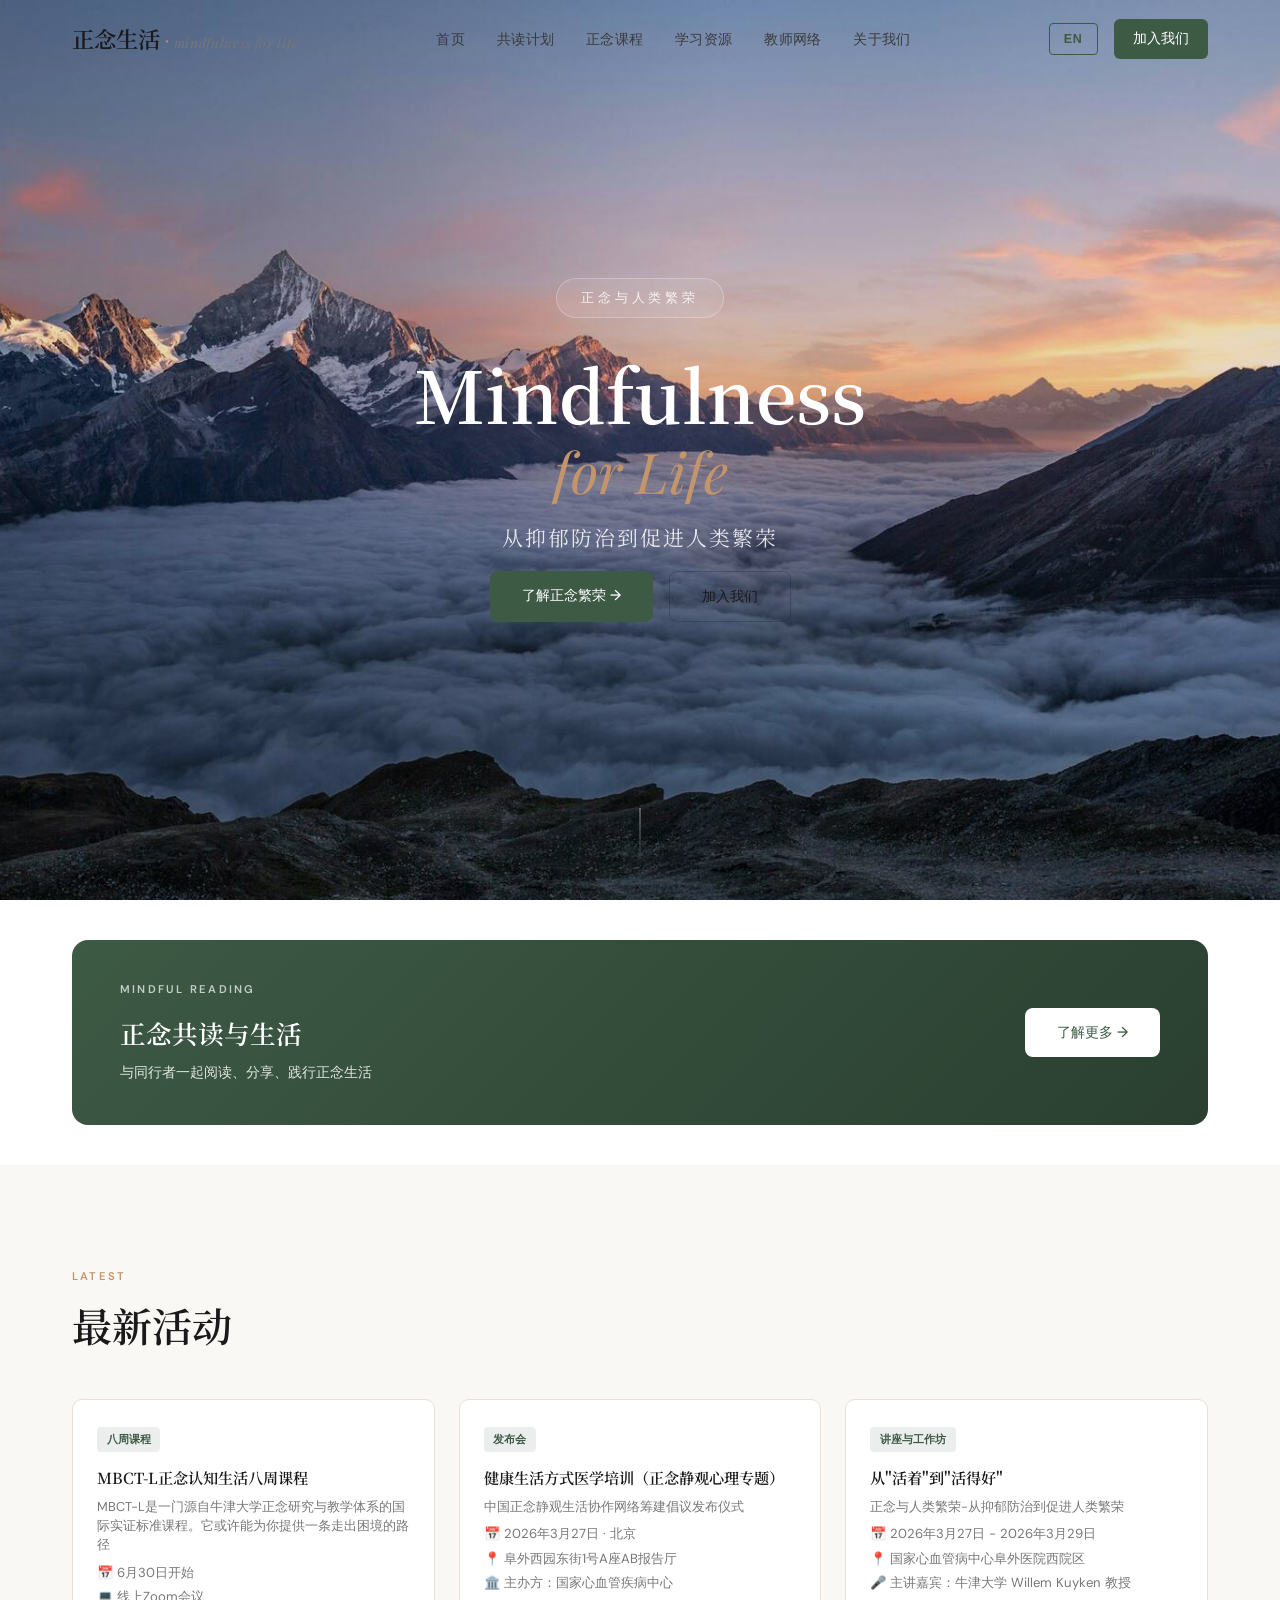
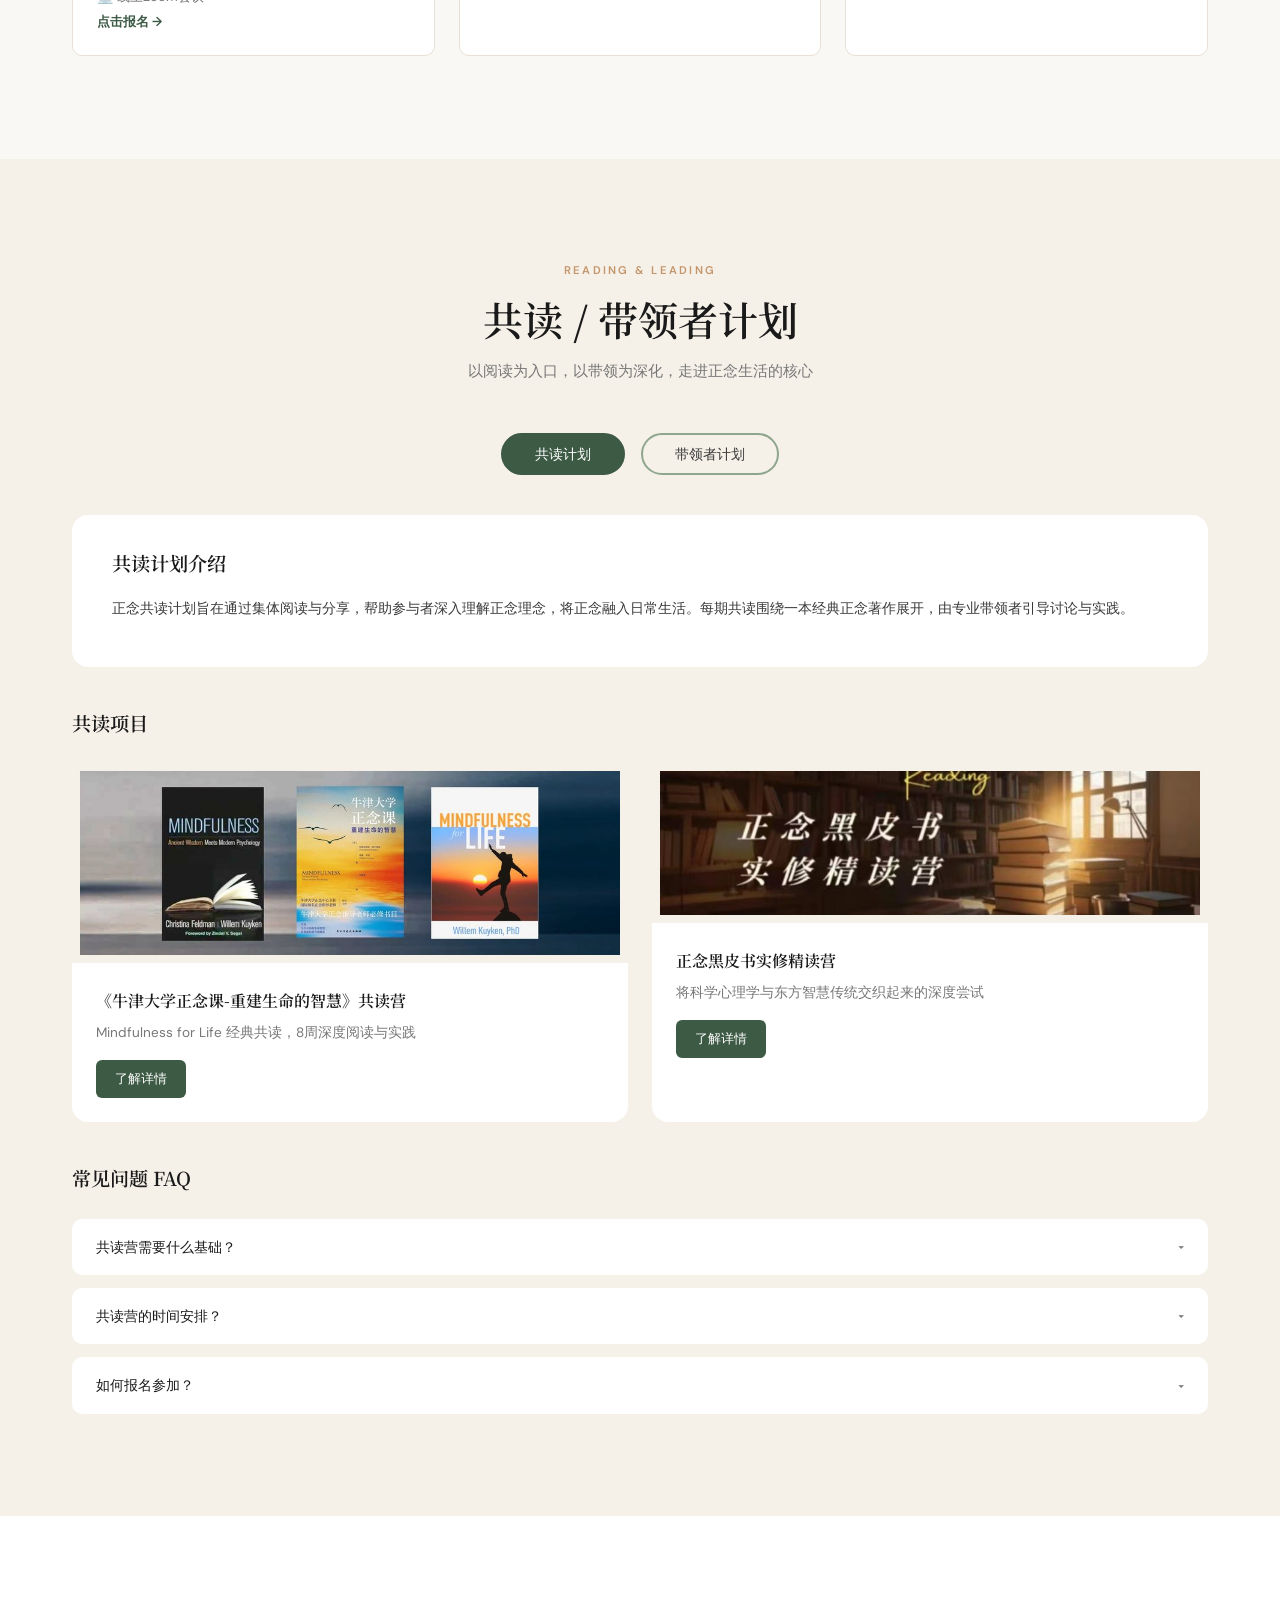
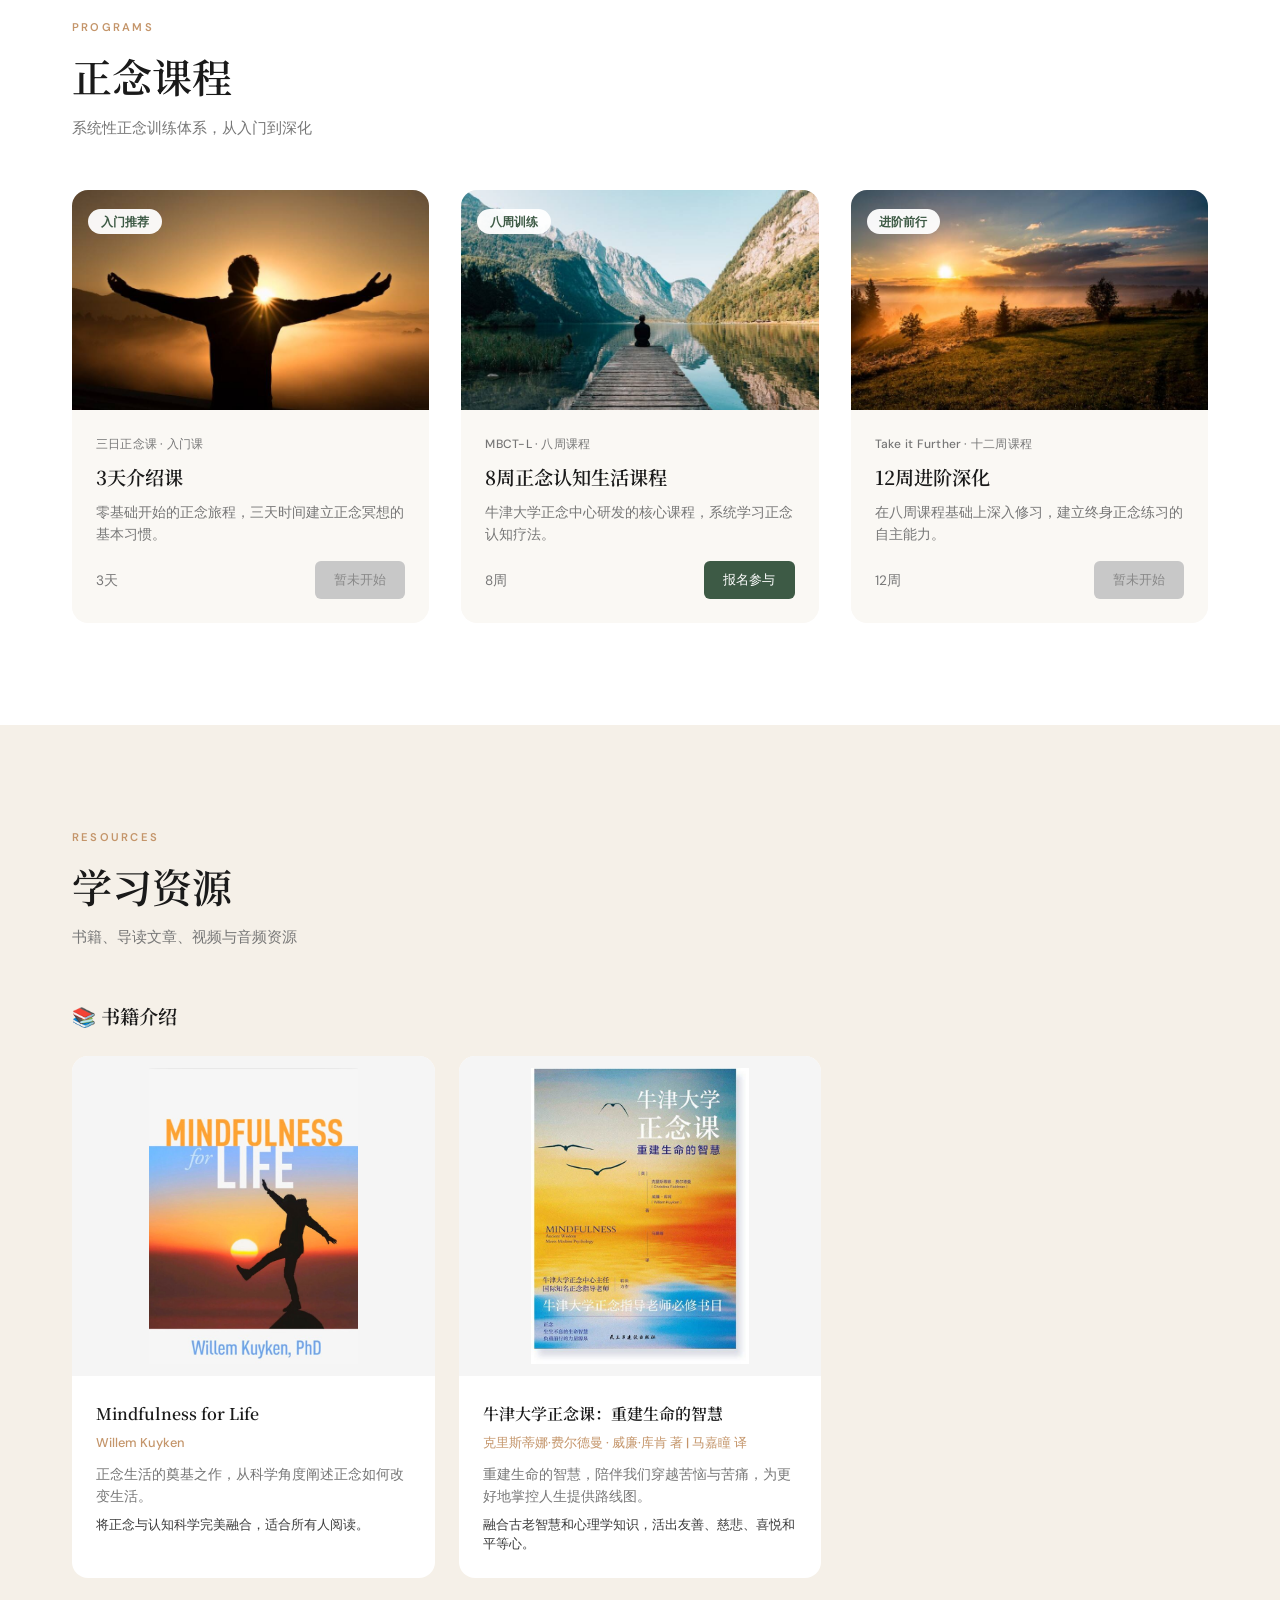
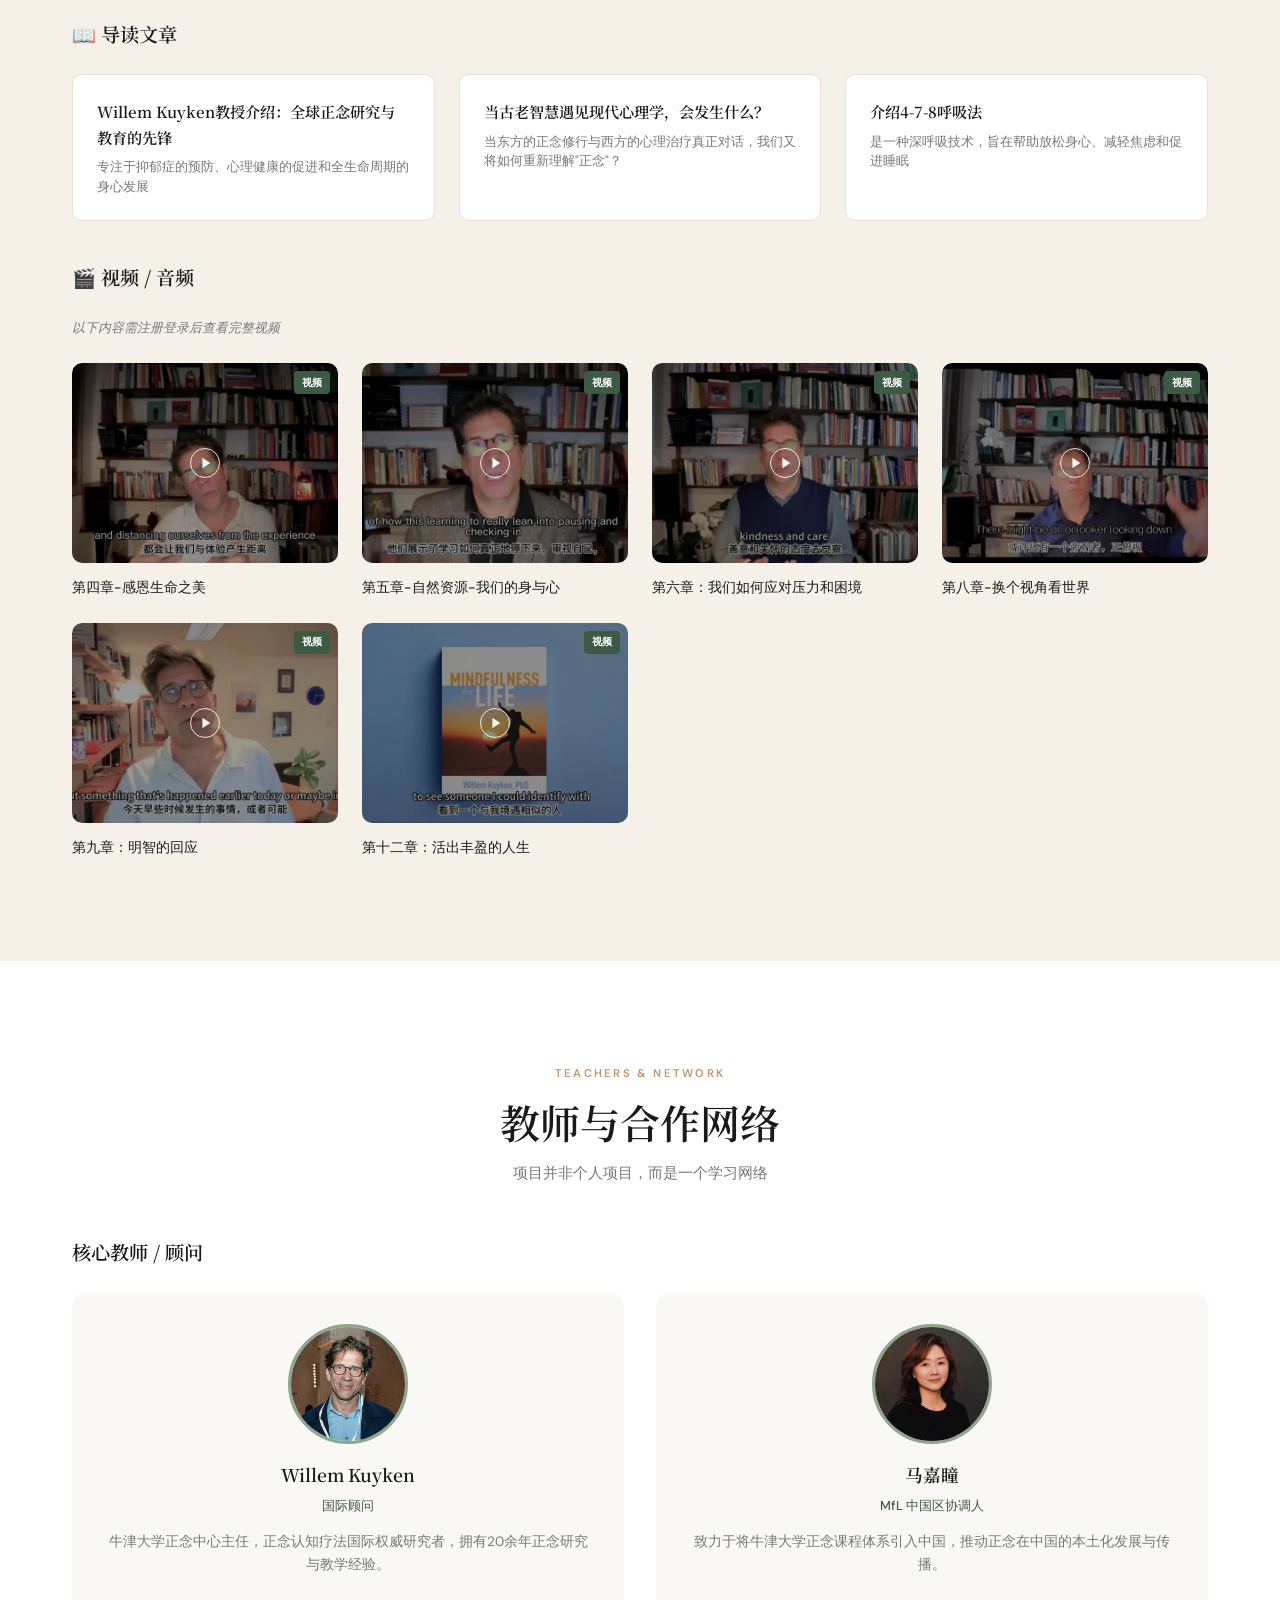
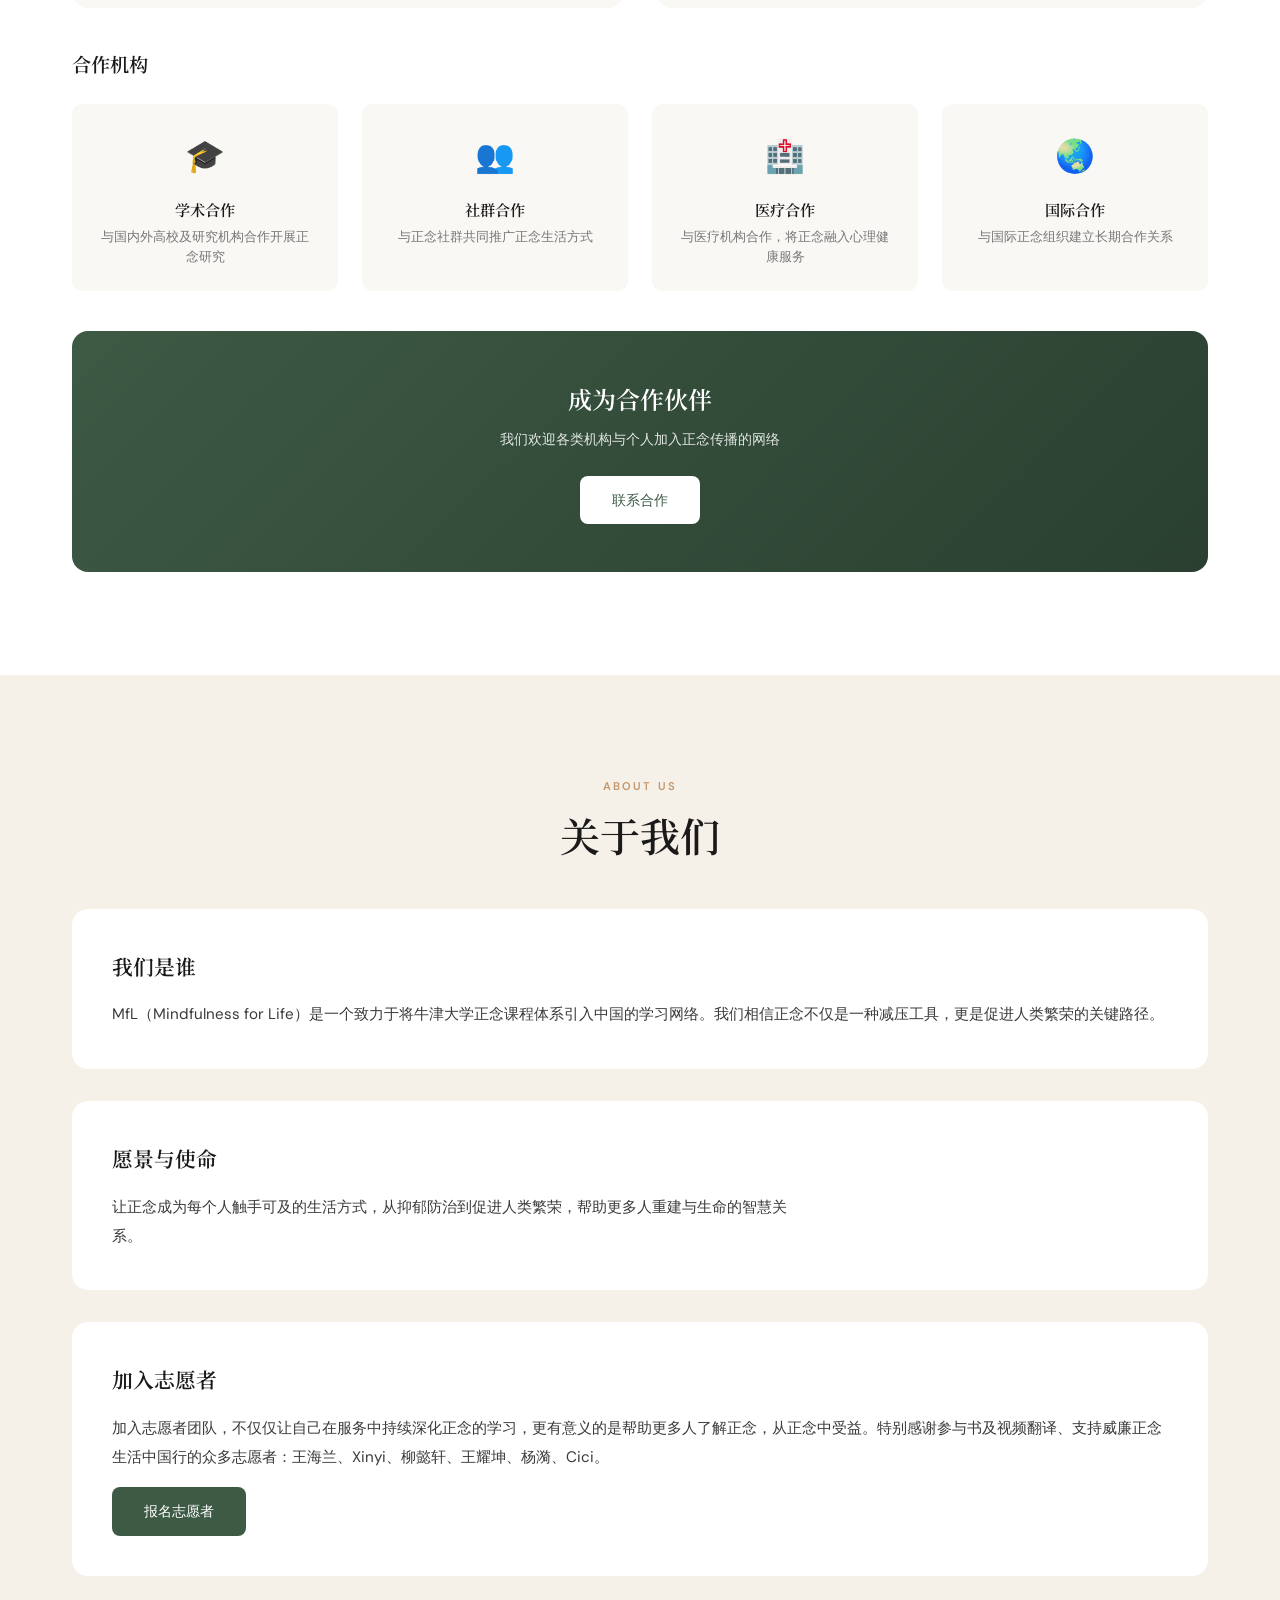
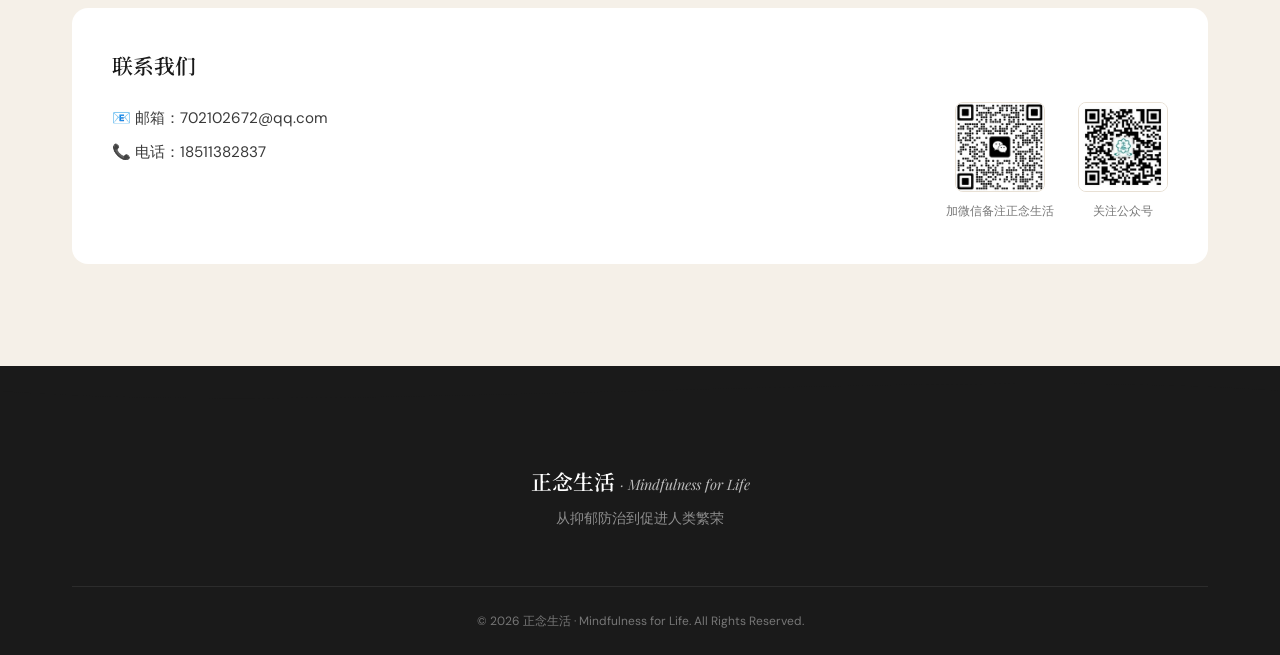
<file: index.html>
<!DOCTYPE html>
<html lang="zh-CN">
<head>
  <meta charset="UTF-8">
  <meta name="viewport" content="width=device-width, initial-scale=1.0">
  <title>正念生活 · Mindfulness for Life</title>
  <link rel="stylesheet" href="style.css">
  <link rel="stylesheet" href="lang-bar.css">
  <link href="https://fonts.font.im/css2?family=Playfair+Display:ital,wght@0,400;0,600;0,700;1,400&family=Noto+Serif+SC:wght@400;600;700&family=DM+Sans:wght@300;400;500;600&display=swap" rel="stylesheet">
</head>
<body>
<!-- Language Bar -->


<!-- 导航 -->
<nav class="nav" id="nav">
  <div class="nav-inner">
    <a href="#" class="nav-logo">
      <span class="logo-zh">正念生活</span>
      <span class="logo-dot">·</span>
      <span class="logo-en">mindfulness for life</span>
    </a>
    <ul class="nav-menu">
      <li><a href="#home" data-i18n="nav.home">首页</a></li>
      <li><a href="#reading" data-i18n="nav.reading">共读计划</a></li>
      <li><a href="#courses" data-i18n="nav.courses">正念课程</a></li>
      <li><a href="#resources" data-i18n="nav.resources">学习资源</a></li>
      <li><a href="#teachers" data-i18n="nav.teachers">教师网络</a></li>
      <li><a href="#about-us" data-i18n="nav.about">关于我们</a></li>
      <li class="nav-menu-join"><a href="https://wx0afe66d9a97fccd3.lrn.nineteenj.cn/kpv2p/6mwjw6/?#/homePage/form?relId=56946&relType=1&type=2&timestamp=1773465592" target="_blank" rel="noopener" data-i18n="nav.join">加入我们</a></li>
    </ul>
    <div class="nav-actions">
      <button id="langToggleBtn" class="lang-btn" onclick="toggleLang()">EN</button>
      <a href="https://wx0afe66d9a97fccd3.lrn.nineteenj.cn/kpv2p/6mwjw6/?#/homePage/form?relId=56946&relType=1&type=2&timestamp=1773465592" class="nav-cta" target="_blank" rel="noopener" data-i18n="nav.join">加入我们</a>
    </div>
    <button class="nav-toggle" id="navToggle" aria-label="Menu">
      <svg width="24" height="24" viewBox="0 0 24 24" fill="none" stroke="currentColor" stroke-width="1.5">
        <line x1="3" y1="6" x2="21" y2="6"/><line x1="3" y1="12" x2="21" y2="12"/><line x1="3" y1="18" x2="21" y2="18"/>
      </svg>
    </button>
  </div>
</nav>

<!-- ==================== 首页 Hero ==================== -->
<section class="hero" id="home">
  <div class="hero-bg">
    <img src="assets/hero-bg-desktop.jpg" alt="" class="hero-img" loading="lazy">
    <div class="hero-grain"></div>
    <div class="hero-gradient"></div>
  </div>
  <div class="hero-content">
    <div class="hero-tag" data-animate="fade-up" data-i18n="hero.tag">正念与人类繁荣</div>
    <h1 data-animate="fade-up" data-delay="1">
      <span class="hero-line">Mindfulness</span>
      <span class="hero-line hero-line--accent">for Life</span>
    </h1>
    <p class="hero-sub" data-animate="fade-up" data-delay="2" data-i18n="hero.sub">从抑郁防治到促进人类繁荣</p>

    <div class="hero-actions" data-animate="fade-up" data-delay="3">
      <a href="mindfulness-flourishing.html" class="btn btn-primary" data-i18n="hero.cta1">了解正念繁荣 →</a>
      <a href="https://wx0afe66d9a97fccd3.lrn.nineteenj.cn/kpv2p/6mwjw6/?#/homePage/form?relId=56946&relType=1&type=2&timestamp=1773465592" class="btn btn-ghost" target="_blank" rel="noopener" data-i18n="hero.cta2">加入我们</a>
    </div>
  </div>
  <div class="hero-scroll"><div class="scroll-line"></div></div>
</section>

<!-- ==================== 正念共读与生活 Banner ==================== -->
<section class="reading-banner">
  <div class="container">
    <a href="reading-camp.html" class="reading-banner-inner" style="text-decoration:none;cursor:pointer;" target="_self">
      <div class="reading-banner-text">
        <div class="section-label" data-i18n="readingBanner.label">MINDFUL READING</div>
        <h2 data-i18n="readingBanner.title">正念共读与生活</h2>
        <p data-i18n="readingBanner.desc">与同行者一起阅读、分享、践行正念生活</p>
      </div>
      <span class="btn btn-primary" data-i18n="readingBanner.cta">了解更多 →</span>
    </a>
  </div>
</section>

<!-- ==================== 最新活动 ==================== -->
<section class="latest-events">
  <div class="container">
    <div class="section-header">
        <div class="section-label" data-i18n="events.label">LATEST</div>
        <h2 class="section-title" data-i18n="events.title">最新活动</h2>
    </div>
    <div class="events-grid">
      <a href="https://wx0afe66d9a97fccd3.lrn.nineteenj.cn/kpv2p/6mwjw6/?#/homePage/course/imgText?courseId=4644178&extId=-1&ckFrom=5&timestamp=1778084225" class="event-card" target="_blank" rel="noopener" style="display:block;">
        <span class="event-tag">八周课程</span>
        <h4>MBCT-L正念认知生活八周课程</h4>
        <p style="margin-bottom:0.5rem;">MBCT-L是一门源自牛津大学正念研究与教学体系的国际实证标准课程。它或许能为你提供一条走出困境的路径</p>
        <p style="font-size:0.82rem;color:var(--ink-muted);margin-bottom:0.3rem;">📅 6月30日开始</p>
        <p style="font-size:0.82rem;color:var(--ink-muted);margin-bottom:0.3rem;">💻 线上Zoom会议</p>
        <p style="font-size:0.82rem;color:var(--moss);margin:0;font-weight:600;">点击报名 →</p>
      </a>
      <a href="https://mp.weixin.qq.com/s/fKb0RmUG0lylChjJrWmXAw" class="event-card" target="_blank" rel="noopener" style="display:block;">
        <span class="event-tag">发布会</span>
        <h4>健康生活方式医学培训（正念静观心理专题）</h4>
        <p style="margin-bottom:0.5rem;">中国正念静观生活协作网络筹建倡议发布仪式</p>
        <p style="font-size:0.82rem;color:var(--ink-muted);margin-bottom:0.3rem;">📅 2026年3月27日 · 北京</p>
        <p style="font-size:0.82rem;color:var(--ink-muted);margin-bottom:0.3rem;">📍 阜外西园东街1号A座AB报告厅</p>
        <p style="font-size:0.82rem;color:var(--ink-muted);margin:0;">🏛️ 主办方：国家心血管疾病中心</p>
      </a>
      <a href="https://mp.weixin.qq.com/s/PLSb9d7O6brEnDdpN_HrdA" class="event-card" target="_blank" rel="noopener" style="display:block;">
        <span class="event-tag" data-i18n="events.tag">讲座与工作坊</span>
        <h4 data-i18n="event1.title">从"活着"到"活得好"</h4>
        <p style="margin-bottom:0.5rem;" data-i18n="event1.desc">正念与人类繁荣-从抑郁防治到促进人类繁荣</p>
        <p style="font-size:0.82rem;color:var(--ink-muted);margin-bottom:0.3rem;" data-i18n="event1.date">📅 2026年3月27日 - 2026年3月29日</p>
        <p style="font-size:0.82rem;color:var(--ink-muted);margin-bottom:0.3rem;" data-i18n="event1.loc">📍 国家心血管病中心阜外医院西院区</p>
        <p style="font-size:0.82rem;color:var(--ink-muted);margin:0;" data-i18n="event1.speaker">🎤 主讲嘉宾：牛津大学 Willem Kuyken 教授</p>
      </a>
    </div>
  </div>
</section>

<!-- ==================== 共读/带领者计划 ==================== -->
<section class="reading" id="reading">
  <div class="container">
    <div class="section-header" style="text-align:center;">
      <div class="section-label" data-i18n="reading.label">READING & LEADING</div>
      <h2 class="section-title" data-i18n="reading.title">共读 / 带领者计划</h2>
      <p class="section-desc" style="margin:0 auto;" data-i18n="reading.desc">以阅读为入口，以带领为深化，走进正念生活的核心</p>
    </div>
    <div class="tab-buttons">
      <button class="tab-btn active" data-tab="reading-tab" data-i18n="reading.tab1">共读计划</button>
      <button class="tab-btn" data-tab="leader-tab" data-i18n="reading.tab2">带领者计划</button>
    </div>
    <div class="tab-content active" id="reading-tab">
      <div class="reading-intro">
        <div class="reading-intro-text">
          <h3 data-i18n="reading.intro.title">共读计划介绍</h3>
          <p data-i18n="reading.intro.p">正念共读计划旨在通过集体阅读与分享，帮助参与者深入理解正念理念，将正念融入日常生活。每期共读围绕一本经典正念著作展开，由专业带领者引导讨论与练习。</p>
        </div>
      </div>
      <h3 class="sub-heading" data-i18n="reading.projects">共读项目</h3>
      <div class="reading-projects">
        <a href="reading-camp.html" class="project-card" style="display:block;text-decoration:none;color:inherit;cursor:pointer;">
          <div class="project-img" style="height:200px;"><img src="assets/reading-camp-banner.jpg" alt="《牛津大学正念课》共读营" style="width:100%;height:100%;object-fit:cover;object-position:center;"></div>
          <div class="project-body">
            <h4 data-i18n="reading.p1.title">《牛津大学正念课-重建生命的智慧》共读营</h4>
            <p data-i18n="reading.p1.desc">Mindfulness for Life 经典共读，8周深度阅读与实践</p>
            <span class="btn btn-sm" data-i18n="reading.p1.cta">了解详情</span>
          </div>
        </a>
        <a href="https://mp.weixin.qq.com/s/-K9fQXU8qrWNWxXQTmQCIA" class="project-card" style="display:block;text-decoration:none;color:inherit;cursor:pointer;" target="_blank" rel="noopener">
          <div class="project-img" style="height:160px;"><img src="assets/zhinian-camp-card.jpg" alt="正念黑皮书实修精读营" style="width:100%;height:100%;object-fit:cover;object-position:center;"></div>
          <div class="project-body">
            <h4 data-i18n="reading.p2.title">正念黑皮书实修精读营</h4>
            <p data-i18n="reading.p2.desc">将科学心理学与东方智慧传统交织起来的深度尝试</p>
            <span class="btn btn-sm">了解详情</span>
          </div>
        </a>
      </div>
      <div class="faq-section">
        <h3 class="sub-heading" data-i18n="faq.title">常见问题 FAQ</h3>
        <div class="faq-list">
          <div class="faq-item">
            <div class="faq-q" onclick="this.parentElement.classList.toggle('open')" ><span data-i18n="faq.q1">共读营需要什么基础？</span><span class="faq-arrow">▾</span></div>
            <div class="faq-a" data-i18n="faq.a1">完全不需要任何正念基础，只需要一颗好奇和开放的心。</div>
          </div>
          <div class="faq-item">
            <div class="faq-q" onclick="this.parentElement.classList.toggle('open')" ><span data-i18n="faq.q2">共读营的时间安排？</span><span class="faq-arrow">▾</span></div>
            <div class="faq-a" data-i18n="faq.a2">每期共读营为期 4-8 周，每周一次线上讨论，每次约 60-90 分钟。</div>
          </div>
          <div class="faq-item">
            <div class="faq-q" onclick="this.parentElement.classList.toggle('open')" ><span data-i18n="faq.q3">如何报名参加？</span><span class="faq-arrow">▾</span></div>
            <div class="faq-a" data-i18n="faq.a3">关注我们的公众号，获取最新的共读营报名信息。</div>
          </div>
        </div>
      </div>
    </div>
    <div class="tab-content" id="leader-tab">
      <div class="reading-intro">
        <div class="reading-intro-text">
          <h3 data-i18n="leader.intro.title">带领者计划介绍</h3>
          <p data-i18n="leader.intro.p1">带领者计划是为有志于推广正念共读的伙伴设计的培训项目。通过系统培训，帮助你成为一名合格的正念共读带领者，在社区中传播正念的种子。</p>
          <p data-i18n="leader.intro.p2">成为带领者，不仅是服务他人，更是自我修行的深化。</p>
        </div>
      </div>
    </div>
  </div>
</section>

<!-- ==================== 正念课程 ==================== -->
<section class="courses" id="courses">
  <div class="container">
    <div class="section-header section-header--row">
      <div>
        <div class="section-label" data-i18n="courses.label">PROGRAMS</div>
        <h2 class="section-title" data-i18n="courses.title">正念课程</h2>
        <p class="section-desc" data-i18n="courses.desc">系统性正念训练体系，从入门到深化</p>
      </div>
      
    </div>
    <div class="courses-featured">
      <div class="course-card">
        <div class="course-img">
          <img src="assets/course-3day.jpg" alt="" loading="lazy">
          <div class="course-overlay"><span class="course-tag" data-i18n="courses.c1.tag">入门推荐</span></div>
        </div>
        <div class="course-body">
          <div class="course-meta" data-i18n="courses.c1.meta">三日正念课 · 入门课</div>
          <h3 data-i18n="courses.c1.title">3天介绍课</h3>
          <p data-i18n="courses.c1.desc">零基础开始的正念旅程，三天时间建立正念冥想的基本习惯。</p>
          <div class="course-footer"><span class="course-duration" data-i18n="courses.c1.dur">3天</span><span class="btn btn-sm btn-disabled" data-i18n="courses.c1.btn">暂未开始</span></div>
        </div>
      </div>
      <div class="course-card">
        <div class="course-img">
          <img src="assets/course-8week.jpg" alt="" loading="lazy">
          <div class="course-overlay"><span class="course-tag" data-i18n="courses.c2.tag">八周训练</span></div>
        </div>
        <div class="course-body">
          <div class="course-meta" data-i18n="courses.c2.meta">MBCT-L · 八周课程</div>
          <h3 data-i18n="courses.c2.title">8周正念认知生活课程</h3>
          <p data-i18n="courses.c2.desc">牛津大学正念中心研发的核心课程，系统学习正念认知疗法。</p>
          <div class="course-footer"><span class="course-duration" data-i18n="courses.c2.dur">8周</span><a href="https://wx0afe66d9a97fccd3.lrn.nineteenj.cn/kpv2p/6mwjw6/?#/homePage/course/imgText?courseId=4644178&extId=-1&ckFrom=5&timestamp=1778084225" class="btn btn-sm" target="_blank" rel="noopener">报名参与</a></div>
        </div>
      </div>
      <div class="course-card">
        <div class="course-img">
          <img src="assets/course-12week.jpg" alt="" loading="lazy">
          <div class="course-overlay"><span class="course-tag" data-i18n="courses.c3.tag">进阶前行</span></div>
        </div>
        <div class="course-body">
          <div class="course-meta" data-i18n="courses.c3.meta">Take it Further · 十二周课程</div>
          <h3 data-i18n="courses.c3.title">12周进阶深化</h3>
          <p data-i18n="courses.c3.desc">在八周课程基础上深入修习，建立终身正念练习的自主能力。</p>
          <div class="course-footer"><span class="course-duration" data-i18n="courses.c3.dur">12周</span><span class="btn btn-sm btn-disabled" data-i18n="courses.c3.btn">暂未开始</span></div>
        </div>
      </div>
    </div>
  </div>
</section>

<!-- ==================== 学习资源 ==================== -->
<section class="resources" id="resources">
  <div class="container">
    <div class="section-header">
      <div class="section-label" data-i18n="resources.label">RESOURCES</div>
      <h2 class="section-title" data-i18n="resources.title">学习资源</h2>
      <p class="section-desc" data-i18n="resources.desc">书籍、导读文章、视频与音频资源</p>
    </div>
    <h3 class="sub-heading" data-i18n="resources.books">📚 书籍介绍</h3>
    <div class="books-grid">
      <div class="book-card">
        <div class="book-cover"><img src="assets/book-mfl-en.jpg" alt="Mindfulness for Life"></div>
        <div class="book-info">
          <h4>Mindfulness for Life</h4>
          <p class="book-author" data-i18n="book1.author">Willem Kuyken</p>
          <p class="book-desc" data-i18n="book1.desc">正念生活的奠基之作，从科学角度阐述正念如何改变生活。</p>
          <p class="book-reason" data-i18n="book1.reason">将正念与认知科学完美融合，适合所有人阅读。</p>
        </div>
      </div>
      <div class="book-card">
        <div class="book-cover"><img src="assets/book-oxford-mindfulness.jpg" alt="牛津大学正念课"></div>
        <div class="book-info">
          <h4 data-i18n="book2.title">牛津大学正念课：重建生命的智慧</h4>
          <p class="book-author" data-i18n="book2.author">克里斯蒂娜·费尔德曼 · 威廉·库肯 著 | 马嘉瞳 译</p>
          <p class="book-desc" data-i18n="book2.desc">重建生命的智慧，陪伴我们穿越苦恼与苦痛，为更好地掌控人生提供路线图。</p>
          <p class="book-reason" data-i18n="book2.reason">融合古老智慧和心理学知识，活出友善、慈悲、喜悦和平等心。</p>
        </div>
      </div>
      <div class="book-card" style="display:none;">
        <div class="book-cover"><img src="assets/book-miracle-of-mindfulness.jpg" alt=""></div>
        <div class="book-info">
          <h4 data-i18n="book3.title">正念的奇迹</h4>
          <p class="book-author" data-i18n="book3.author">一行禅师</p>
          <p class="book-desc" data-i18n="book3.desc">禅修大师一行禅师的经典著作，讲述如何在日常中修习正念。</p>
          <p class="book-reason" data-i18n="book3.reason">简洁深刻，将正念融入吃饭、走路等日常活动。</p>
        </div>
      </div>
    </div>
    <h3 class="sub-heading" data-i18n="resources.articles">📖 导读文章</h3>
    <div class="articles-grid">
      <a href="https://mp.weixin.qq.com/s/qrHDIWk8rpgmLRu6WxQiBQ" class="article-card" target="_blank" rel="noopener"><h4 data-i18n="article1.title">Willem Kuyken教授介绍：全球正念研究与教育的先锋</h4><p data-i18n="article1.desc">专注于抑郁症的预防、心理健康的促进和全生命周期的身心发展</p></a>
      <a href="https://mp.weixin.qq.com/s/79UkHaI8oeQ9rV-WlFYBbw" class="article-card" target="_blank" rel="noopener"><h4 data-i18n="article2.title">当古老智慧遇见现代心理学，会发生什么？</h4><p data-i18n="article2.desc">当东方的正念修行与西方的心理治疗真正对话，我们又将如何重新理解"正念"？</p></a>
      <a href="https://mp.weixin.qq.com/s/xbiJ2-GXhFsX6KnHSZAQcg" class="article-card" target="_blank" rel="noopener"><h4 data-i18n="article3.title">介绍4-7-8呼吸法</h4><p data-i18n="article3.desc">是一种深呼吸技术，旨在帮助放松身心、减轻焦虑和促进睡眠</p></a>
    </div>
    <h3 class="sub-heading" data-i18n="resources.media">🎬 视频 / 音频</h3>
    <p class="res-note" data-i18n="resources.media.note">以下内容需注册登录后查看完整视频</p>
    <div class="media-grid">
      <div class="media-card media-card-video">
        <div class="media-thumb media-thumb-iframe" style="cursor:pointer;position:relative;" onclick="playVideo(this,'BV1Fuw2zDEYA')">
          <img src="assets/thumb-media1.jpg" alt="第四章-感恩生命之美" style="width:100%;height:100%;object-fit:cover;border-radius:inherit;">
          <div style="position:absolute;inset:0;background:rgba(0,0,0,0.4);display:flex;align-items:center;justify-content:center;">
            <div style="width:30px;height:30px;border:1.5px solid rgba(255,255,255,0.85);border-radius:50%;display:flex;align-items:center;justify-content:center;backdrop-filter:blur(1px);">
              <svg width="14" height="14" viewBox="0 0 16 16" fill="none"><polygon points="5,2 14,8 5,14" fill="rgba(255,255,255,0.92)"/></svg>
            </div>
          </div>
          <span class="media-badge">视频</span>
        </div>
        <h4 data-i18n="media1.title">第四章-感恩生命之美</h4>
      </div>
      <div class="media-card media-card-video">
        <div class="media-thumb media-thumb-iframe" style="cursor:pointer;position:relative;" onclick="playVideo(this,'BV16uw2zSEsh')">
          <img src="assets/thumb-media2.jpg" alt="第五章-自然资源-我们的身与心" style="width:100%;height:100%;object-fit:cover;border-radius:inherit;">
          <div style="position:absolute;inset:0;background:rgba(0,0,0,0.4);display:flex;align-items:center;justify-content:center;">
            <div style="width:30px;height:30px;border:1.5px solid rgba(255,255,255,0.85);border-radius:50%;display:flex;align-items:center;justify-content:center;backdrop-filter:blur(1px);">
              <svg width="14" height="14" viewBox="0 0 16 16" fill="none"><polygon points="5,2 14,8 5,14" fill="rgba(255,255,255,0.92)"/></svg>
            </div>
          </div>
          <span class="media-badge">视频</span>
        </div>
        <h4 data-i18n="media2.title">第五章-自然资源-我们的身与心</h4>
      </div>
      <div class="media-card media-card-video">
        <div class="media-thumb media-thumb-iframe" style="cursor:pointer;position:relative;" onclick="playVideo(this,'BV1CFw2zdEXM')">
          <img src="assets/thumb-media3.jpg" alt="第六章：我们如何应对压力和困境" style="width:100%;height:100%;object-fit:cover;border-radius:inherit;">
          <div style="position:absolute;inset:0;background:rgba(0,0,0,0.4);display:flex;align-items:center;justify-content:center;">
            <div style="width:30px;height:30px;border:1.5px solid rgba(255,255,255,0.85);border-radius:50%;display:flex;align-items:center;justify-content:center;backdrop-filter:blur(1px);">
              <svg width="14" height="14" viewBox="0 0 16 16" fill="none"><polygon points="5,2 14,8 5,14" fill="rgba(255,255,255,0.92)"/></svg>
            </div>
          </div>
          <span class="media-badge">视频</span>
        </div>
        <h4 data-i18n="media3.title">第六章：我们如何应对压力和困境</h4>
      </div>
      <div class="media-card media-card-video">
        <div class="media-thumb media-thumb-iframe" style="cursor:pointer;position:relative;" onclick="playVideo(this,'BV1eHw2zrEnp')">
          <img src="assets/thumb-media4.jpg" alt="第八章-换个视角看世界" style="width:100%;height:100%;object-fit:cover;border-radius:inherit;">
          <div style="position:absolute;inset:0;background:rgba(0,0,0,0.4);display:flex;align-items:center;justify-content:center;">
            <div style="width:30px;height:30px;border:1.5px solid rgba(255,255,255,0.85);border-radius:50%;display:flex;align-items:center;justify-content:center;backdrop-filter:blur(1px);">
              <svg width="14" height="14" viewBox="0 0 16 16" fill="none"><polygon points="5,2 14,8 5,14" fill="rgba(255,255,255,0.92)"/></svg>
            </div>
          </div>
          <span class="media-badge">视频</span>
        </div>
        <h4 data-i18n="media4.title">第八章-换个视角看世界</h4>
      </div>
      <div class="media-card media-card-video">
        <div class="media-thumb media-thumb-iframe" style="cursor:pointer;position:relative;" onclick="playVideo(this,'BV1v7w2z5EfS')">
          <img src="assets/thumb-media5.jpg" alt="第九章：明智的回应" style="width:100%;height:100%;object-fit:cover;border-radius:inherit;">
          <div style="position:absolute;inset:0;background:rgba(0,0,0,0.4);display:flex;align-items:center;justify-content:center;">
            <div style="width:30px;height:30px;border:1.5px solid rgba(255,255,255,0.85);border-radius:50%;display:flex;align-items:center;justify-content:center;backdrop-filter:blur(1px);">
              <svg width="14" height="14" viewBox="0 0 16 16" fill="none"><polygon points="5,2 14,8 5,14" fill="rgba(255,255,255,0.92)"/></svg>
            </div>
          </div>
          <span class="media-badge">视频</span>
        </div>
        <h4 data-i18n="media5.title">第九章：明智的回应</h4>
      </div>
      <div class="media-card media-card-video">
        <div class="media-thumb media-thumb-iframe" style="cursor:pointer;position:relative;" onclick="playVideo(this,'BV1XCw1zqEtc')">
          <img src="assets/thumb-media6.jpg" alt="第十二章：活出丰盈的人生" style="width:100%;height:100%;object-fit:cover;border-radius:inherit;">
          <div style="position:absolute;inset:0;background:rgba(0,0,0,0.4);display:flex;align-items:center;justify-content:center;">
            <div style="width:30px;height:30px;border:1.5px solid rgba(255,255,255,0.85);border-radius:50%;display:flex;align-items:center;justify-content:center;backdrop-filter:blur(1px);">
              <svg width="14" height="14" viewBox="0 0 16 16" fill="none"><polygon points="5,2 14,8 5,14" fill="rgba(255,255,255,0.92)"/></svg>
            </div>
          </div>
          <span class="media-badge">视频</span>
        </div>
        <h4 data-i18n="media6.title">第十二章：活出丰盈的人生</h4>
      </div>
    </div>
  </div>
</section>

<!-- ==================== 教师与合作网络 ==================== -->
<section class="teachers" id="teachers">
  <div class="container">
    <div class="section-header" style="text-align:center;">
      <div class="section-label" data-i18n="teachers.label">TEACHERS & NETWORK</div>
      <h2 class="section-title" data-i18n="teachers.title">教师与合作网络</h2>
      <p class="section-desc" style="margin:0 auto;" data-i18n="teachers.desc">项目并非个人项目，而是一个学习网络</p>
    </div>
    <h3 class="sub-heading" data-i18n="teachers.core">核心教师 / 顾问</h3>
    <div class="teachers-grid">
      <div class="teacher-card">
        <div class="teacher-photo"><img src="assets/willem-kuyken.jpg" alt="Willem Kuyken"></div>
        <h4>Willem Kuyken</h4>
        <p class="teacher-title" data-i18n="teacher1.role">国际顾问</p>
        <p class="teacher-bio" data-i18n="teacher1.bio">牛津大学正念中心主任，正念认知疗法国际权威研究者，拥有20余年正念研究与教学经验。</p>
      </div>
      <div class="teacher-card">
        <div class="teacher-photo"><img src="assets/ma-jiatong.jpg" alt="马嘉瞳"></div>
        <h4 data-i18n="teacher2.name">马嘉瞳</h4>
        <p class="teacher-title" data-i18n="teacher2.role">MfL 中国区协调人</p>
        <p class="teacher-bio" data-i18n="teacher2.bio">致力于将牛津大学正念课程体系引入中国，推动正念在中国的本土化发展与传播。</p>
      </div>
    </div>
    <h3 class="sub-heading" data-i18n="teachers.partners">合作机构</h3>
    <div class="partners-grid">
      <div class="partner-card"><span class="partner-icon">🎓</span><h4 data-i18n="partner1.title">学术合作</h4><p data-i18n="partner1.desc">与国内外高校及研究机构合作开展正念研究</p></div>
      <div class="partner-card"><span class="partner-icon">👥</span><h4 data-i18n="partner2.title">社群合作</h4><p data-i18n="partner2.desc">与正念社群共同推广正念生活方式</p></div>
      <div class="partner-card"><span class="partner-icon">🏥</span><h4 data-i18n="partner3.title">医疗合作</h4><p data-i18n="partner3.desc">与医疗机构合作，将正念融入心理健康服务</p></div>
      <div class="partner-card"><span class="partner-icon">🌏</span><h4 data-i18n="partner4.title">国际合作</h4><p data-i18n="partner4.desc">与国际正念组织建立长期合作关系</p></div>
    </div>
    <a href="https://wx0afe66d9a97fccd3.lrn.nineteenj.cn/kpv2p/6mwjw6/?#/homePage/form?relId=57150&relType=2&type=2&timestamp=1774415840" class="collab-cta" target="_blank" rel="noopener" style="display:block;text-decoration:none;cursor:pointer;">
      <h3 data-i18n="teachers.collab.title">成为合作伙伴</h3>
      <p data-i18n="teachers.collab.desc">我们欢迎各类机构与个人加入正念传播的网络</p>
      <span class="btn btn-primary" data-i18n="teachers.collab.btn">联系合作</span>
    </a>
  </div>
</section>

<!-- ==================== 关于我们 ==================== -->
<section class="about-us" id="about-us">
  <div class="container">
    <div class="section-header" style="text-align:center;">
      <div class="section-label" data-i18n="about.label">ABOUT US</div>
      <h2 class="section-title" data-i18n="about.title">关于我们</h2>
    </div>
    <div class="about-who">
      <h3 data-i18n="about.who.title">我们是谁</h3>
      <p data-i18n="about.who.desc">MfL（Mindfulness for Life）是一个致力于将牛津大学正念课程体系引入中国的学习网络。我们相信正念不仅是一种减压工具，更是促进人类繁荣的关键路径。</p>
    </div>

    <div class="vision">
      <h3 data-i18n="about.vision.title">愿景与使命</h3>
      <p data-i18n="about.vision.desc">让正念成为每个人触手可及的生活方式，从抑郁防治到促进人类繁荣，帮助更多人重建与生命的智慧关系。</p>
    </div>

    <!-- 加入志愿者 -->
    <div class="about-who">
      <h3 data-i18n="about.volunteer.title">加入志愿者</h3>
      <p data-i18n="about.volunteer.desc">加入志愿者团队，不仅仅让自己在服务中持续深化正念的学习，更有意义的是帮助更多人了解正念，从正念中受益。特别感谢参与书及视频翻译、支持威廉正念生活中国行的众多志愿者：王海兰、Xinyi、柳懿轩、王耀坤、杨漪、Cici。</p>
      <a href="https://wx0afe66d9a97fccd3.lrn.nineteenj.cn/kpv2p/6mwjw6/?#/homePage/form?relId=57149&relType=2&type=2&timestamp=1774415895" class="btn btn-primary" target="_blank" rel="noopener" style="margin-top:1rem;display:inline-block;" data-i18n="about.volunteer.btn">报名志愿者</a>
    </div>

    <!-- 联系我们 -->
    <div class="about-who" style="margin-bottom:0;">
      <h3 data-i18n="about.contact.title">联系我们</h3>
      <div style="display:flex;gap:3rem;align-items:flex-start;flex-wrap:wrap;margin-top:1.2rem;">
        <div style="flex:1;min-width:200px;">
          <p style="font-size:0.95rem;color:var(--ink-soft);line-height:2.2;margin:0;">
            📧 邮箱：702102672@qq.com<br>
            📞 电话：18511382837
          </p>
        </div>
        <div style="display:flex;gap:1.5rem;align-items:flex-start;">
          <div style="text-align:center;">
            <div style="width:90px;height:90px;border-radius:8px;overflow:hidden;margin:0 auto 0.5rem;border:1px solid var(--sand-dark);">
              <img src="assets/wechat-personal-qr.jpg" alt="微信二维码" style="width:100%;height:100%;object-fit:cover;">
            </div>
            <p style="font-size:0.78rem;color:var(--ink-muted);margin:0;" data-i18n="about.contact.wechat">加微信备注正念生活</p>
          </div>
          <div style="text-align:center;">
            <div style="width:90px;height:90px;border-radius:8px;overflow:hidden;margin:0 auto 0.5rem;border:1px solid var(--sand-dark);">
              <img src="assets/wechat-mp-qr.jpg" alt="公众号二维码" style="width:100%;height:100%;object-fit:cover;">
            </div>
            <p style="font-size:0.78rem;color:var(--ink-muted);margin:0;" data-i18n="about.contact.mp">关注公众号</p>
          </div>
        </div>
      </div>
    </div>

  </div>
</section>

<!-- Footer -->
<footer class="footer" id="contact">
  <div class="footer-top-wave">
    <svg viewBox="0 0 1440 80" preserveAspectRatio="none"><path d="M0,40 C360,80 1080,0 1440,40 L1440,80 L0,80 Z" fill="#1a1a1a"/></svg>
  </div>
  <div class="container">
    <div class="footer-grid">
      <div class="footer-brand">
        <h3 class="footer-logo">正念生活 <span>· Mindfulness for Life</span></h3>
        <p class="footer-tagline" data-i18n="footer.tagline">从抑郁防治到促进人类繁荣</p>
        <div class="footer-contact">
        </div>
      </div>

    </div>
    <div class="footer-bottom">
      <p>© 2026 正念生活 · Mindfulness for Life. All Rights Reserved.</p>
    </div>
  </div>
</footer>

<script>
const nav = document.getElementById('nav');
let lastScroll = 0;
window.addEventListener('scroll', () => {
  const y = window.scrollY;
  nav.classList.toggle('scrolled', y > 80);
  nav.classList.toggle('nav-hidden', y > lastScroll && y > 400);
  lastScroll = y;
});
const navMenu = document.querySelector('.nav-menu');
document.getElementById('navToggle').addEventListener('click', () => {
  navMenu.classList.toggle('open');
});
// 点击菜单内任意链接都关闭菜单
navMenu.querySelectorAll('a').forEach(a => {
  a.addEventListener('click', () => {
    navMenu.classList.remove('open');
  });
});
// 锚点平滑滚动
document.querySelectorAll('a[href^="#"]').forEach(a => {
  a.addEventListener('click', e => {
    const href = a.getAttribute('href');
    if (href === '#') return;
    e.preventDefault();
    const t = document.querySelector(href);
    if (t) t.scrollIntoView({ behavior: 'smooth', block: 'start' });
  });
});
document.querySelectorAll('.tab-btn').forEach(btn => {
  btn.addEventListener('click', () => {
    document.querySelectorAll('.tab-btn').forEach(b => b.classList.remove('active'));
    document.querySelectorAll('.tab-content').forEach(c => c.classList.remove('active'));
    btn.classList.add('active');
    document.getElementById(btn.dataset.tab).classList.add('active');
  });
});
const observer = new IntersectionObserver((entries) => {
  entries.forEach(e => { if (e.isIntersecting) { e.target.classList.add('revealed'); observer.unobserve(e.target); }});
}, { threshold: 0.15, rootMargin: '0px 0px -60px 0px' });
document.querySelectorAll('.course-card, .book-card, .media-card, .teacher-card, .partner-card, .event-card, .article-card, .project-card, .team-member, [data-animate]').forEach(el => {
  el.classList.add('reveal');
  observer.observe(el);
});
</script>
<script src="i18n.js?v=4"></script>

<!-- Video Modal -->
<div id="videoModal" style="display:none;position:fixed;inset:0;z-index:9999;background:rgba(0,0,0,0.85);align-items:center;justify-content:center;" onclick="closeVideoModal(event)">
  <div style="position:relative;width:90%;max-width:800px;aspect-ratio:16/9;">
    <iframe id="videoModalIframe" src="" frameborder="0" allowfullscreen allow="autoplay"
      style="width:100%;height:100%;border-radius:8px;"></iframe>
    <button onclick="closeVideoModal()" style="position:absolute;top:-40px;right:0;background:none;border:none;color:#fff;font-size:2rem;cursor:pointer;line-height:1;">×</button>
  </div>
</div>

<script>
function playVideo(el, bvid) {
  var modal = document.getElementById('videoModal');
  var iframe = document.getElementById('videoModalIframe');
  iframe.src = 'https://player.bilibili.com/player.html?bvid=' + bvid + '&autoplay=1&high_quality=1';
  modal.style.display = 'flex';
  document.body.style.overflow = 'hidden';
}
function closeVideoModal(e) {
  if (e && e.target !== e.currentTarget) return;
  var modal = document.getElementById('videoModal');
  var iframe = document.getElementById('videoModalIframe');
  iframe.src = '';
  modal.style.display = 'none';
  document.body.style.overflow = '';
}
document.addEventListener('keydown', function(e) {
  if (e.key === 'Escape') closeVideoModal();
});
</script>
</body>
</html>
</file>
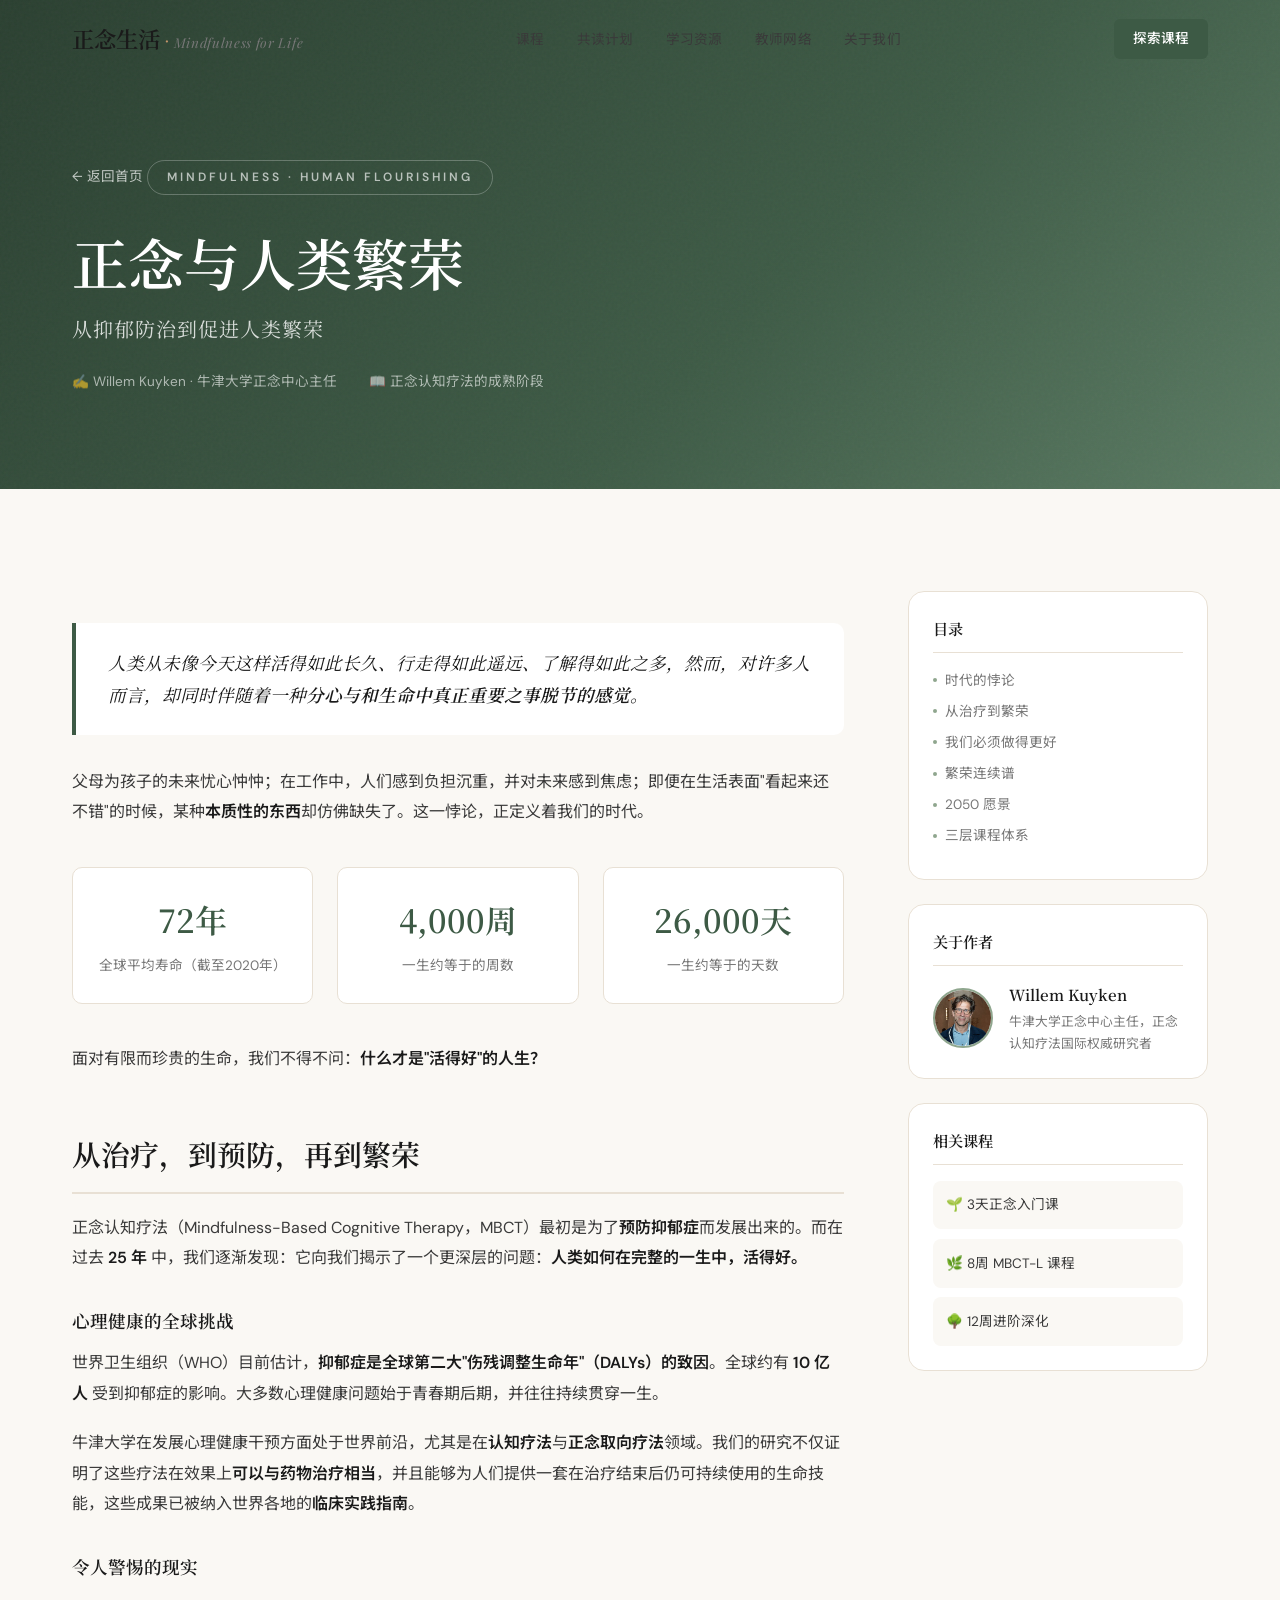
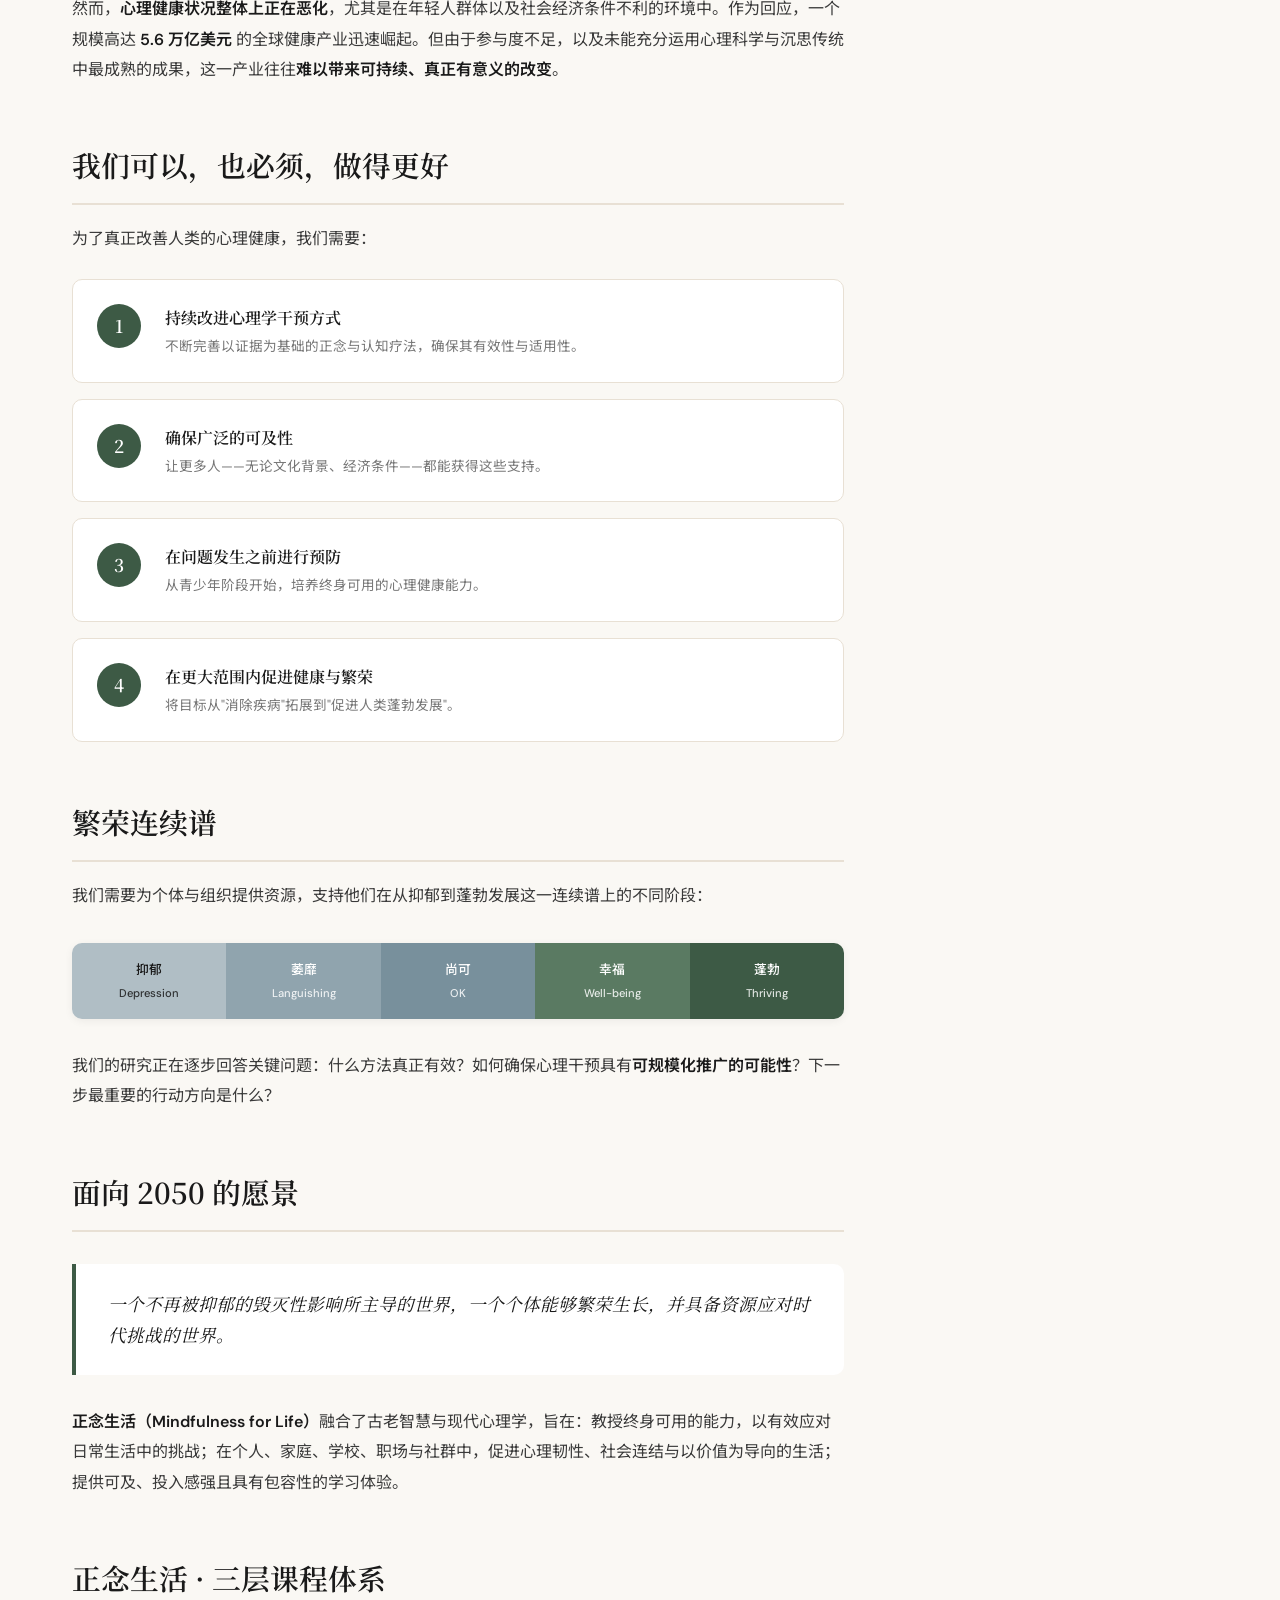
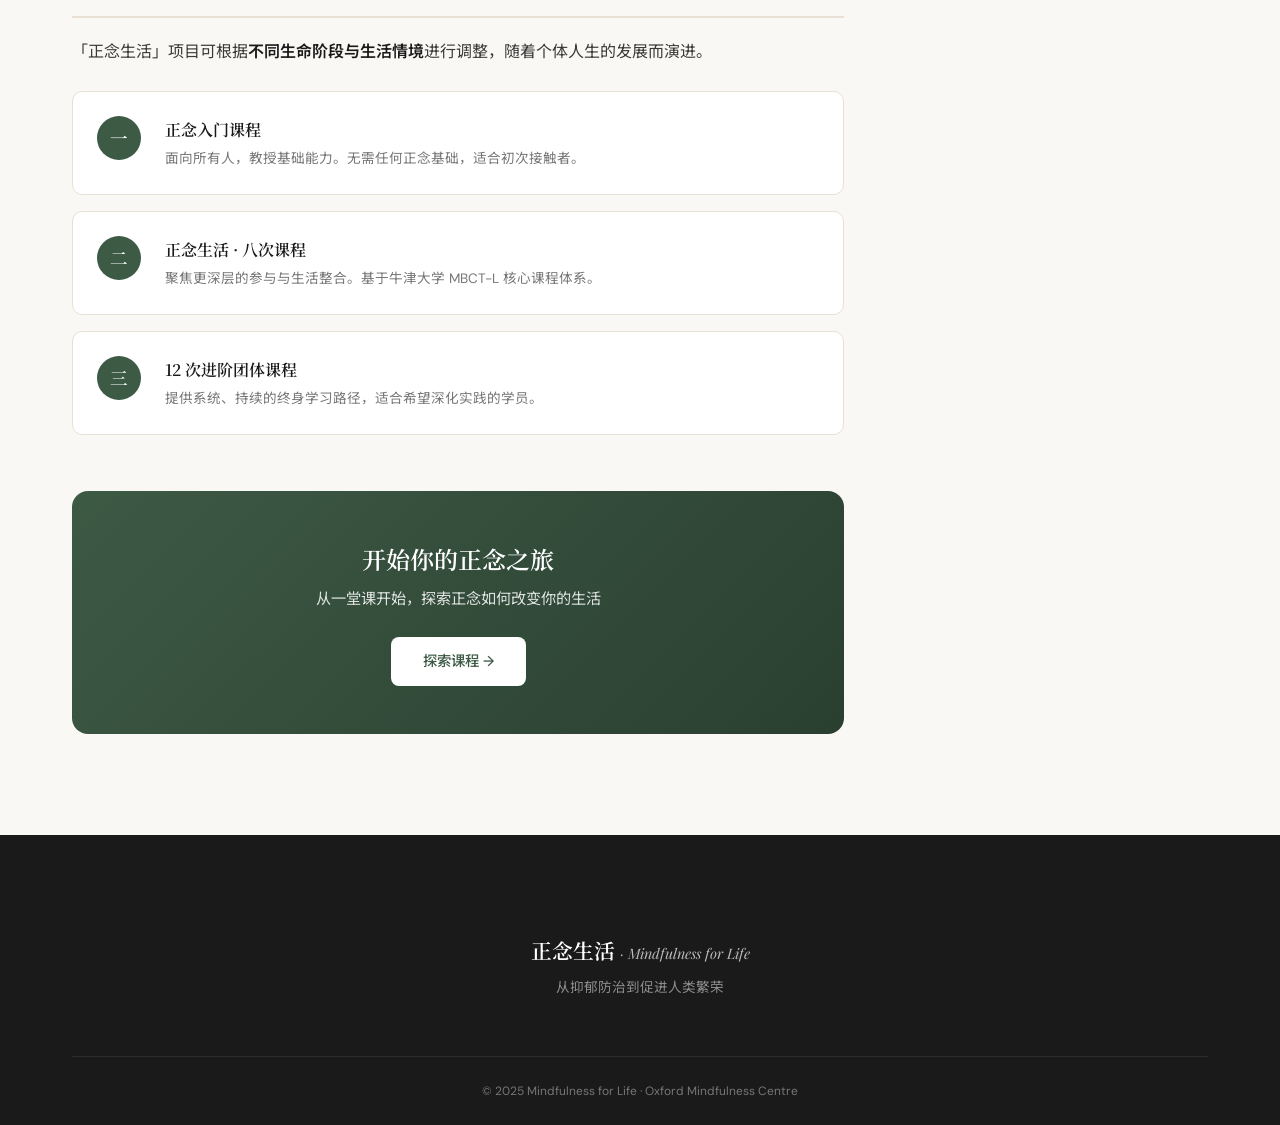
<file: mindfulness-flourishing.html>
<!DOCTYPE html>
<html lang="zh-CN">
<head>
  <meta charset="UTF-8">
  <meta name="viewport" content="width=device-width, initial-scale=1.0">
  <title>正念与人类繁荣 · Mindfulness for Life</title>
  <link rel="stylesheet" href="style.css">
  <link rel="stylesheet" href="https://fonts.font.im/css2?family=Playfair+Display:ital,wght@0,400;0,600;1,400&family=Noto+Serif+SC:wght@400;600&family=Noto+Sans+SC:wght@300;400;500&family=DM+Sans:wght@300;400;500&display=swap">
  <style>
    .detail-hero { position:relative; padding:10rem 0 6rem; background:linear-gradient(135deg,var(--moss-deep) 0%,var(--moss) 60%,#5a7a62 100%); overflow:hidden; }
    .detail-hero::before { content:''; position:absolute; inset:0; background-image:url("data:image/svg+xml,%3Csvg viewBox='0 0 256 256' xmlns='http://www.w3.org/2000/svg'%3E%3Cfilter id='noise'%3E%3CfeTurbulence type='fractalNoise' baseFrequency='0.65' numOctaves='3' stitchTiles='stitch'/%3E%3C/filter%3E%3Crect width='100%25' height='100%25' filter='url(%23noise)' opacity='0.04'/%3E%3C/svg%3E"); pointer-events:none; }
    .detail-hero-content { position:relative; color:var(--white); }
    .detail-back { display:inline-flex; align-items:center; gap:0.4rem; font-size:0.85rem; color:rgba(255,255,255,0.7); margin-bottom:2.5rem; transition:color 0.3s; }
    .detail-back:hover { color:var(--white); }
    .detail-hero-tag { display:inline-block; font-size:0.75rem; font-weight:600; letter-spacing:0.25em; text-transform:uppercase; color:rgba(255,255,255,0.65); border:1px solid rgba(255,255,255,0.25); padding:0.4rem 1.2rem; border-radius:100px; margin-bottom:1.5rem; }
    .detail-hero h1 { font-family:var(--font-serif); font-size:clamp(2rem,5vw,3.5rem); font-weight:600; line-height:1.2; margin-bottom:1rem; }
    .detail-hero-sub { font-size:clamp(1rem,2vw,1.25rem); color:rgba(255,255,255,0.8); font-family:var(--font-serif); letter-spacing:0.05em; margin-bottom:1.5rem; }
    .detail-hero-meta { display:flex; gap:2rem; font-size:0.85rem; color:rgba(255,255,255,0.6); flex-wrap:wrap; }
    .article-layout { display:grid; grid-template-columns:1fr 300px; gap:4rem; padding:var(--section-pad) 0; background:var(--cream); }
    .article-body { min-width:0; }
    .article-sidebar { position:sticky; top:6rem; align-self:start; }
    .article-section { margin-bottom:3.5rem; }
    .article-section h2 { font-family:var(--font-serif); font-size:clamp(1.4rem,2.5vw,1.8rem); font-weight:600; color:var(--ink); margin-bottom:1.2rem; padding-bottom:0.8rem; border-bottom:2px solid var(--sand-dark); }
    .article-section h3 { font-family:var(--font-serif); font-size:1.1rem; font-weight:600; color:var(--ink); margin:2rem 0 0.8rem; }
    .article-section p { font-size:1rem; color:var(--ink-soft); line-height:1.9; margin-bottom:1.2rem; }
    .article-section strong { color:var(--ink); font-weight:600; }
    .article-quote { border-left:4px solid var(--moss); padding:1.5rem 2rem; background:var(--white); border-radius:0 var(--radius-sm) var(--radius-sm) 0; margin:2rem 0; }
    .article-quote p { font-family:var(--font-serif); font-size:1.1rem; color:var(--ink); line-height:1.8; margin:0; font-style:italic; }
    .stats-row { display:grid; grid-template-columns:repeat(3,1fr); gap:1.5rem; margin:2.5rem 0; }
    .stat-card { background:var(--white); padding:1.5rem; border-radius:var(--radius-sm); text-align:center; border:1px solid var(--sand-dark); }
    .stat-number { font-family:var(--font-serif); font-size:2rem; font-weight:600; color:var(--moss); display:block; margin-bottom:0.3rem; }
    .stat-label { font-size:0.85rem; color:var(--ink-muted); }
    .spectrum-bar { display:flex; align-items:stretch; border-radius:var(--radius-sm); overflow:hidden; margin:2rem 0; box-shadow:var(--shadow-sm); }
    .spectrum-item { flex:1; padding:1rem 0.8rem; text-align:center; font-size:0.8rem; font-weight:500; color:var(--white); }
    .spectrum-item:nth-child(1){background:#b0bec5;color:var(--ink);}
    .spectrum-item:nth-child(2){background:#90a4ae;}
    .spectrum-item:nth-child(3){background:#78909c;}
    .spectrum-item:nth-child(4){background:#5a7a62;}
    .spectrum-item:nth-child(5){background:#3d5a45;}
    .spectrum-item .spectrum-en { font-size:0.7rem; opacity:0.85; display:block; margin-top:0.2rem; }
    .levels-list { display:flex; flex-direction:column; gap:1rem; margin:1.5rem 0; }
    .level-item { display:flex; gap:1.5rem; background:var(--white); padding:1.5rem; border-radius:var(--radius-sm); align-items:flex-start; border:1px solid var(--sand-dark); transition:all 0.3s; }
    .level-item:hover { border-color:var(--sage); transform:translateX(4px); }
    .level-num { width:44px; height:44px; border-radius:50%; background:var(--moss); color:var(--white); font-family:var(--font-serif); font-size:1.1rem; font-weight:600; display:flex; align-items:center; justify-content:center; flex-shrink:0; }
    .level-info h4 { font-family:var(--font-serif); font-size:1rem; font-weight:600; color:var(--ink); margin-bottom:0.3rem; }
    .level-info p { font-size:0.85rem; color:var(--ink-muted); margin:0; line-height:1.6; }
    .sidebar-card { background:var(--white); border-radius:var(--radius); padding:1.5rem; margin-bottom:1.5rem; border:1px solid var(--sand-dark); }
    .sidebar-card h4 { font-family:var(--font-serif); font-size:0.95rem; font-weight:600; color:var(--ink); margin-bottom:1rem; padding-bottom:0.6rem; border-bottom:1px solid var(--sand-dark); }
    .toc-list { list-style:none; }
    .toc-list li { margin-bottom:0.5rem; }
    .toc-list a { font-size:0.85rem; color:var(--ink-muted); transition:color 0.3s; display:flex; align-items:center; gap:0.5rem; }
    .toc-list a:hover { color:var(--moss); }
    .toc-list a::before { content:''; width:4px; height:4px; border-radius:50%; background:var(--sage); flex-shrink:0; }
    .sidebar-author { display:flex; gap:1rem; align-items:center; }
    .sidebar-author-photo { width:60px; height:60px; border-radius:50%; overflow:hidden; flex-shrink:0; border:2px solid var(--sage); }
    .sidebar-author-photo img { width:100%; height:100%; object-fit:cover; }
    .sidebar-author-info h5 { font-family:var(--font-serif); font-size:0.95rem; font-weight:600; color:var(--ink); }
    .sidebar-author-info p { font-size:0.8rem; color:var(--ink-muted); margin-top:0.2rem; }
    .article-cta { background:linear-gradient(135deg,var(--moss) 0%,var(--moss-deep) 100%); color:var(--white); padding:3rem; border-radius:var(--radius); text-align:center; margin-top:3rem; }
    .article-cta h3 { font-family:var(--font-serif); font-size:1.5rem; font-weight:600; margin-bottom:0.5rem; }
    .article-cta p { font-size:0.95rem; opacity:0.85; margin-bottom:1.5rem; }
    .article-cta .btn-white { background:var(--white); color:var(--moss); display:inline-block; font-size:0.9rem; font-weight:500; padding:0.75rem 2rem; border-radius:8px; transition:all 0.3s; }
    .article-cta .btn-white:hover { background:var(--sand); transform:translateY(-2px); }
    @media(max-width:900px){.article-layout{grid-template-columns:1fr;gap:2rem;}.article-sidebar{position:static;}.stats-row{grid-template-columns:1fr 1fr;}}
    @media(max-width:480px){.stats-row{grid-template-columns:1fr;}.spectrum-bar{flex-direction:column;}.detail-hero-meta{flex-direction:column;gap:0.5rem;}}
  </style>
</head>
<body>

<nav class="nav scrolled" id="nav">
  <div class="nav-inner">
    <a href="index.html" class="nav-logo">
      <span class="logo-zh">正念生活</span>
      <span class="logo-dot">·</span>
      <span class="logo-en">Mindfulness for Life</span>
    </a>
    <ul class="nav-menu" id="navMenu">
      <li><a href="index.html#courses">课程</a></li>
      <li><a href="index.html#reading">共读计划</a></li>
      <li><a href="index.html#resources">学习资源</a></li>
      <li><a href="index.html#teachers">教师网络</a></li>
      <li><a href="index.html#contact">关于我们</a></li>
    </ul>
    <div class="nav-actions">
      <a href="index.html#courses" class="nav-cta">探索课程</a>
    </div>
  </div>
</nav>

<section class="detail-hero">
  <div class="container">
    <div class="detail-hero-content">
      <a href="index.html" class="detail-back">← 返回首页</a>
      <div class="detail-hero-tag">MINDFULNESS · HUMAN FLOURISHING</div>
      <h1>正念与人类繁荣</h1>
      <p class="detail-hero-sub">从抑郁防治到促进人类繁荣</p>
      <div class="detail-hero-meta">
        <span>✍ Willem Kuyken · 牛津大学正念中心主任</span>
        <span>📖 正念认知疗法的成熟阶段</span>
      </div>
    </div>
  </div>
</section>

<div class="container" style="background:var(--cream);">
  <div class="article-layout">
    <article class="article-body">

      <div class="article-section" id="sec-intro">
        <div class="article-quote">
          <p>人类从未像今天这样活得如此长久、行走得如此遥远、了解得如此之多，然而，对许多人而言，却同时伴随着一种<strong>分心与和生命中真正重要之事脱节的感觉</strong>。</p>
        </div>
        <p>父母为孩子的未来忧心忡忡；在工作中，人们感到负担沉重，并对未来感到焦虑；即便在生活表面"看起来还不错"的时候，某种<strong>本质性的东西</strong>却仿佛缺失了。这一悖论，正定义着我们的时代。</p>
        <div class="stats-row">
          <div class="stat-card"><span class="stat-number">72年</span><span class="stat-label">全球平均寿命（截至2020年）</span></div>
          <div class="stat-card"><span class="stat-number">4,000周</span><span class="stat-label">一生约等于的周数</span></div>
          <div class="stat-card"><span class="stat-number">26,000天</span><span class="stat-label">一生约等于的天数</span></div>
        </div>
        <p>面对有限而珍贵的生命，我们不得不问：<strong>什么才是"活得好"的人生？</strong></p>
      </div>

      <div class="article-section" id="sec-mbct">
        <h2>从治疗，到预防，再到繁荣</h2>
        <p>正念认知疗法（Mindfulness-Based Cognitive Therapy，MBCT）最初是为了<strong>预防抑郁症</strong>而发展出来的。而在过去 <strong>25 年</strong> 中，我们逐渐发现：它向我们揭示了一个更深层的问题：<strong>人类如何在完整的一生中，活得好。</strong></p>
        <h3>心理健康的全球挑战</h3>
        <p>世界卫生组织（WHO）目前估计，<strong>抑郁症是全球第二大"伤残调整生命年"（DALYs）的致因</strong>。全球约有 <strong>10 亿人</strong> 受到抑郁症的影响。大多数心理健康问题始于青春期后期，并往往持续贯穿一生。</p>
        <p>牛津大学在发展心理健康干预方面处于世界前沿，尤其是在<strong>认知疗法</strong>与<strong>正念取向疗法</strong>领域。我们的研究不仅证明了这些疗法在效果上<strong>可以与药物治疗相当</strong>，并且能够为人们提供一套在治疗结束后仍可持续使用的生命技能，这些成果已被纳入世界各地的<strong>临床实践指南</strong>。</p>
        <h3>令人警惕的现实</h3>
        <p>然而，<strong>心理健康状况整体上正在恶化</strong>，尤其是在年轻人群体以及社会经济条件不利的环境中。作为回应，一个规模高达 <strong>5.6 万亿美元</strong> 的全球健康产业迅速崛起。但由于参与度不足，以及未能充分运用心理科学与沉思传统中最成熟的成果，这一产业往往<strong>难以带来可持续、真正有意义的改变</strong>。</p>
      </div>

      <div class="article-section" id="sec-better">
        <h2>我们可以，也必须，做得更好</h2>
        <p>为了真正改善人类的心理健康，我们需要：</p>
        <div class="levels-list">
          <div class="level-item"><div class="level-num">1</div><div class="level-info"><h4>持续改进心理学干预方式</h4><p>不断完善以证据为基础的正念与认知疗法，确保其有效性与适用性。</p></div></div>
          <div class="level-item"><div class="level-num">2</div><div class="level-info"><h4>确保广泛的可及性</h4><p>让更多人——无论文化背景、经济条件——都能获得这些支持。</p></div></div>
          <div class="level-item"><div class="level-num">3</div><div class="level-info"><h4>在问题发生之前进行预防</h4><p>从青少年阶段开始，培养终身可用的心理健康能力。</p></div></div>
          <div class="level-item"><div class="level-num">4</div><div class="level-info"><h4>在更大范围内促进健康与繁荣</h4><p>将目标从"消除疾病"拓展到"促进人类蓬勃发展"。</p></div></div>
        </div>
      </div>

      <div class="article-section" id="sec-spectrum">
        <h2>繁荣连续谱</h2>
        <p>我们需要为个体与组织提供资源，支持他们在从抑郁到蓬勃发展这一连续谱上的不同阶段：</p>
        <div class="spectrum-bar">
          <div class="spectrum-item">抑郁<span class="spectrum-en">Depression</span></div>
          <div class="spectrum-item">萎靡<span class="spectrum-en">Languishing</span></div>
          <div class="spectrum-item">尚可<span class="spectrum-en">OK</span></div>
          <div class="spectrum-item">幸福<span class="spectrum-en">Well-being</span></div>
          <div class="spectrum-item">蓬勃<span class="spectrum-en">Thriving</span></div>
        </div>
        <p>我们的研究正在逐步回答关键问题：什么方法真正有效？如何确保心理干预具有<strong>可规模化推广的可能性</strong>？下一步最重要的行动方向是什么？</p>
      </div>

      <div class="article-section" id="sec-vision">
        <h2>面向 2050 的愿景</h2>
        <div class="article-quote">
          <p>一个不再被抑郁的毁灭性影响所主导的世界，一个个体能够繁荣生长，并具备资源应对时代挑战的世界。</p>
        </div>
        <p><strong>正念生活（Mindfulness for Life）</strong>融合了古老智慧与现代心理学，旨在：教授终身可用的能力，以有效应对日常生活中的挑战；在个人、家庭、学校、职场与社群中，促进心理韧性、社会连结与以价值为导向的生活；提供可及、投入感强且具有包容性的学习体验。</p>
      </div>

      <div class="article-section" id="sec-courses">
        <h2>正念生活 · 三层课程体系</h2>
        <p>「正念生活」项目可根据<strong>不同生命阶段与生活情境</strong>进行调整，随着个体人生的发展而演进。</p>
        <div class="levels-list">
          <div class="level-item"><div class="level-num">一</div><div class="level-info"><h4>正念入门课程</h4><p>面向所有人，教授基础能力。无需任何正念基础，适合初次接触者。</p></div></div>
          <div class="level-item"><div class="level-num">二</div><div class="level-info"><h4>正念生活 · 八次课程</h4><p>聚焦更深层的参与与生活整合。基于牛津大学 MBCT-L 核心课程体系。</p></div></div>
          <div class="level-item"><div class="level-num">三</div><div class="level-info"><h4>12 次进阶团体课程</h4><p>提供系统、持续的终身学习路径，适合希望深化实践的学员。</p></div></div>
        </div>
      </div>

      <div class="article-cta">
        <h3>开始你的正念之旅</h3>
        <p>从一堂课开始，探索正念如何改变你的生活</p>
        <a href="index.html#courses" class="btn-white">探索课程 →</a>
      </div>
    </article>

    <aside class="article-sidebar">
      <div class="sidebar-card">
        <h4>目录</h4>
        <ul class="toc-list">
          <li><a href="#sec-intro">时代的悖论</a></li>
          <li><a href="#sec-mbct">从治疗到繁荣</a></li>
          <li><a href="#sec-better">我们必须做得更好</a></li>
          <li><a href="#sec-spectrum">繁荣连续谱</a></li>
          <li><a href="#sec-vision">2050 愿景</a></li>
          <li><a href="#sec-courses">三层课程体系</a></li>
        </ul>
      </div>
      <div class="sidebar-card">
        <h4>关于作者</h4>
        <div class="sidebar-author">
          <div class="sidebar-author-photo"><img src="assets/willem-kuyken.jpg" alt="Willem Kuyken"></div>
          <div class="sidebar-author-info"><h5>Willem Kuyken</h5><p>牛津大学正念中心主任，正念认知疗法国际权威研究者</p></div>
        </div>
      </div>
      <div class="sidebar-card">
        <h4>相关课程</h4>
        <div style="display:flex;flex-direction:column;gap:0.6rem;">
          <a href="index.html#courses" style="display:flex;align-items:center;gap:0.8rem;padding:0.8rem;background:var(--cream);border-radius:8px;font-size:0.85rem;color:var(--ink-soft);">🌱 3天正念入门课</a>
          <a href="index.html#courses" style="display:flex;align-items:center;gap:0.8rem;padding:0.8rem;background:var(--cream);border-radius:8px;font-size:0.85rem;color:var(--ink-soft);">🌿 8周 MBCT-L 课程</a>
          <a href="index.html#courses" style="display:flex;align-items:center;gap:0.8rem;padding:0.8rem;background:var(--cream);border-radius:8px;font-size:0.85rem;color:var(--ink-soft);">🌳 12周进阶深化</a>
        </div>
      </div>
    </aside>
  </div>
</div>

<footer class="footer">
  <div class="footer-top-wave"><svg viewBox="0 0 1440 50" preserveAspectRatio="none"><path d="M0,50 C360,0 1080,0 1440,50 L1440,50 L0,50 Z" fill="#1a1a1a"/></svg></div>
  <div class="container">
    <div class="footer-grid">
      <div class="footer-brand">
        <h3 class="footer-logo">正念生活 <span>· Mindfulness for Life</span></h3>
        <p class="footer-tagline">从抑郁防治到促进人类繁荣</p>
      </div>
    </div>
    <div class="footer-bottom"><p>© 2025 Mindfulness for Life · Oxford Mindfulness Centre</p></div>
  </div>
</footer>

<script>
const nav = document.getElementById('nav');
window.addEventListener('scroll', () => {
  if (window.scrollY > 20) nav.classList.add('scrolled');
  else nav.classList.remove('scrolled');
});
</script>
</body>
</html>
</file>
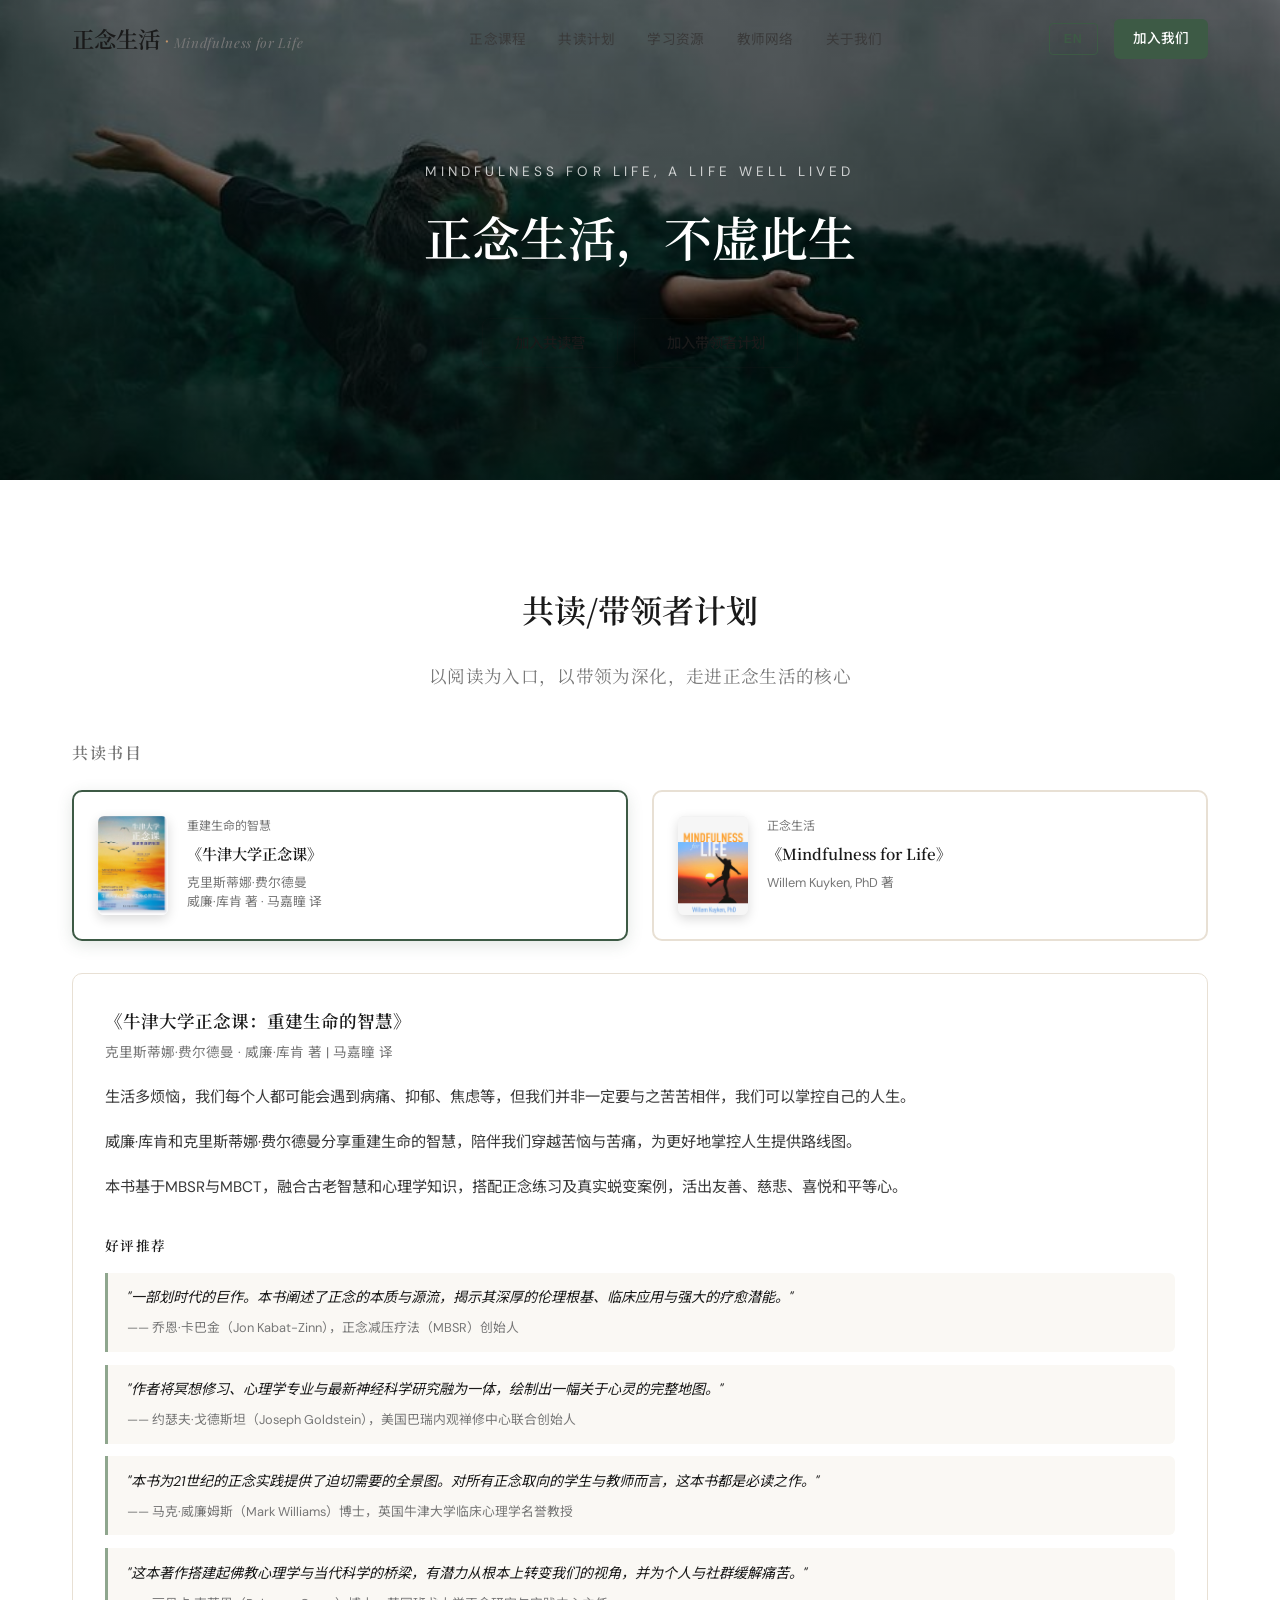
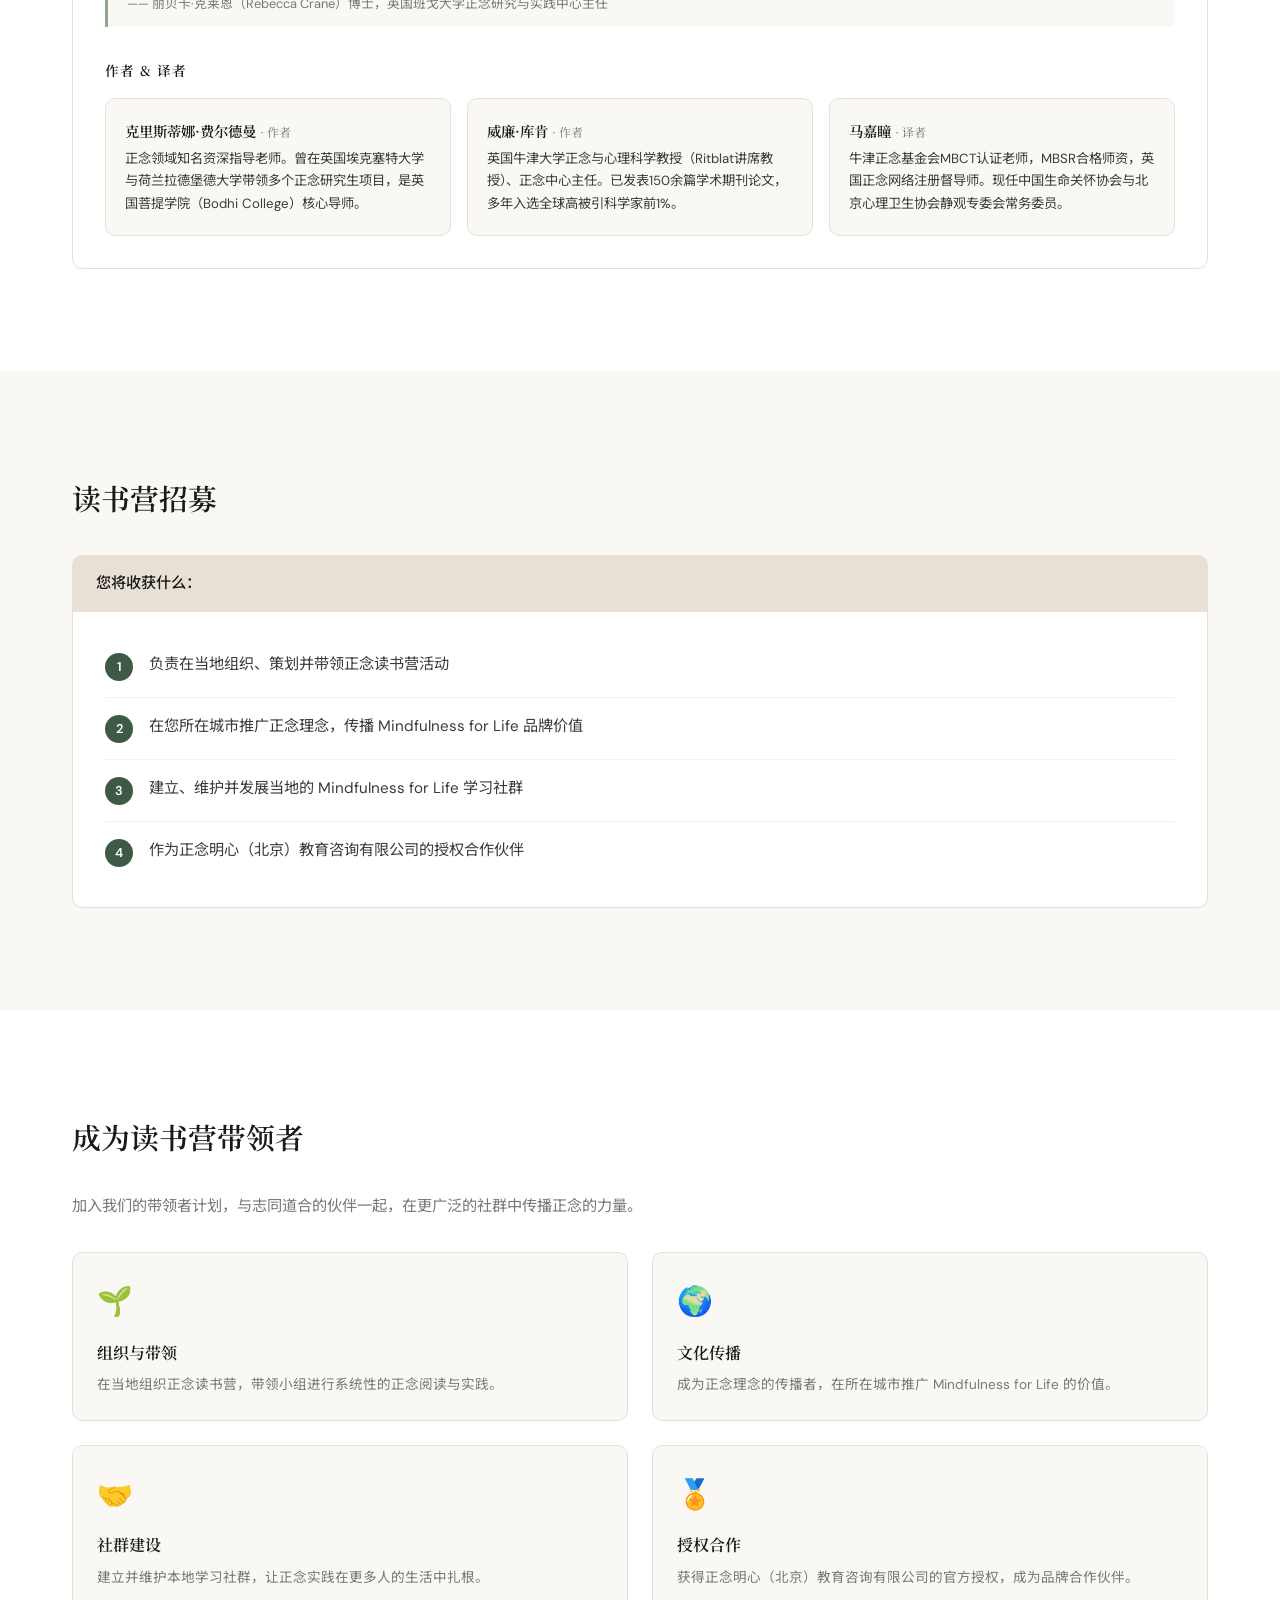
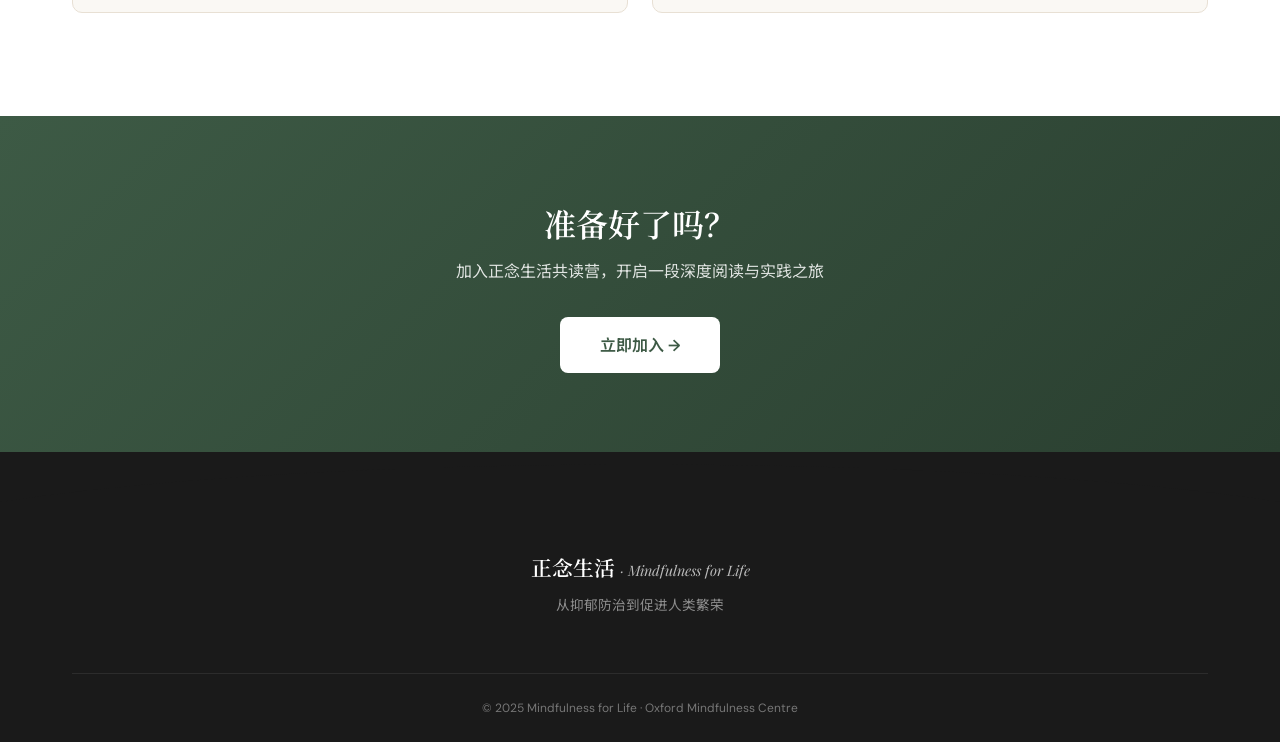
<file: reading-camp.html>
<!DOCTYPE html>
<html lang="zh-CN">
<head>
  <meta charset="UTF-8">
  <meta name="viewport" content="width=device-width, initial-scale=1.0">
  <title>《牛津大学正念课-重建生命的智慧》共读营 · Mindfulness for Life</title>
  <link rel="stylesheet" href="style.css">
  <link rel="stylesheet" href="lang-bar.css">
  <link rel="stylesheet" href="https://fonts.font.im/css2?family=Playfair+Display:ital,wght@0,400;0,600;1,400&family=Noto+Serif+SC:wght@400;600&family=Noto+Sans+SC:wght@300;400;500&family=DM+Sans:wght@300;400;500&display=swap">
  <style>
    /* Hero 森林背景 */
    .camp-hero {
      position: relative;
      padding: 10rem 0 7rem;
      background: url('assets/camp-hero-bg.jpg') center/cover no-repeat;
      overflow: hidden;
    }
    .camp-hero::before {
      content: '';
      position: absolute;
      inset: 0;
      background: linear-gradient(to bottom, rgba(0,0,0,0.45) 0%, rgba(0,0,0,0.6) 100%);
    }
    .camp-hero-content {
      position: relative;
      text-align: center;
      color: var(--white);
    }
    .camp-hero-en {
      font-size: 0.85rem;
      letter-spacing: 0.3em;
      text-transform: uppercase;
      color: rgba(255,255,255,0.75);
      margin-bottom: 0.8rem;
    }
    .camp-hero h1 {
      font-family: var(--font-serif);
      font-size: clamp(2rem, 5vw, 3rem);
      font-weight: 600;
      margin-bottom: 2.5rem;
    }
    .camp-hero .btn-join {
      transform-origin: center;
    }
    .camp-hero .btn-join:hover {
      transform: translateY(-2px);
    }

    /* 共读/带领者计划 */
    .camp-plan {
      padding: var(--section-pad) 0;
      background: var(--white);
    }
    .camp-plan-title {
      font-family: var(--font-serif);
      font-size: clamp(1.5rem, 3vw, 2rem);
      font-weight: 600;
      color: var(--ink);
      text-align: center;
      margin-bottom: 3rem;
    }
    .camp-book-card {
      display: flex;
      gap: 3rem;
      align-items: flex-start;
      max-width: 760px;
      margin: 0 auto;
    }
    .camp-book-cover {
      width: 160px;
      flex-shrink: 0;
      border-radius: var(--radius-sm);
      overflow: hidden;
      box-shadow: 0 8px 24px rgba(0,0,0,0.15);
    }
    .camp-book-cover img { width: 100%; display: block; }
    .camp-book-info { flex: 1; }
    .camp-book-label {
      font-size: 0.8rem;
      color: var(--ink-muted);
      letter-spacing: 0.1em;
      margin-bottom: 0.5rem;
    }
    .camp-book-info h2 {
      font-family: var(--font-serif);
      font-size: clamp(1.3rem, 2.5vw, 1.8rem);
      font-weight: 600;
      color: var(--ink);
      margin-bottom: 1rem;
    }
    .camp-book-authors {
      font-size: 0.9rem;
      color: var(--ink-muted);
      line-height: 2;
    }

    /* 读书营招募 */
    .camp-recruit {
      padding: var(--section-pad) 0;
      background: var(--cream);
    }
    .camp-recruit-title {
      font-family: var(--font-serif);
      font-size: clamp(1.4rem, 3vw, 1.8rem);
      font-weight: 600;
      color: var(--ink);
      margin-bottom: 2rem;
    }
    .camp-recruit-header {
      background: var(--sand-dark);
      padding: 1rem 1.5rem;
      border-radius: var(--radius-sm) var(--radius-sm) 0 0;
      font-size: 0.95rem;
      font-weight: 500;
      color: var(--ink);
    }
    .camp-recruit-list {
      background: var(--white);
      border: 1px solid var(--sand-dark);
      border-top: none;
      border-radius: 0 0 var(--radius-sm) var(--radius-sm);
      padding: 1.5rem 2rem;
      list-style: none;
    }
    .camp-recruit-list li {
      display: flex;
      gap: 1rem;
      padding: 1rem 0;
      border-bottom: 1px solid var(--sand);
      align-items: flex-start;
    }
    .camp-recruit-list li:last-child { border-bottom: none; }
    .recruit-num {
      width: 28px;
      height: 28px;
      border-radius: 50%;
      background: var(--moss);
      color: var(--white);
      font-size: 0.8rem;
      font-weight: 600;
      display: flex;
      align-items: center;
      justify-content: center;
      flex-shrink: 0;
      margin-top: 1px;
    }
    .recruit-text { flex: 1; font-size: 0.95rem; color: var(--ink-soft); line-height: 1.7; }
    .recruit-text strong { color: var(--ink); }

    /* 带领者计划 */
    .camp-leader {
      padding: var(--section-pad) 0;
      background: var(--white);
    }
    .leader-grid {
      display: grid;
      grid-template-columns: repeat(2, 1fr);
      gap: 1.5rem;
      margin-top: 2rem;
    }
    .leader-card {
      background: var(--cream);
      padding: 1.5rem;
      border-radius: var(--radius-sm);
      border: 1px solid var(--sand-dark);
      transition: all 0.3s;
    }
    .leader-card:hover {
      border-color: var(--sage);
      transform: translateY(-2px);
      box-shadow: var(--shadow-sm);
    }
    .leader-card-icon { font-size: 1.8rem; margin-bottom: 0.8rem; }
    .leader-card h4 {
      font-family: var(--font-serif);
      font-size: 1rem;
      font-weight: 600;
      color: var(--ink);
      margin-bottom: 0.5rem;
    }
    .leader-card p { font-size: 0.85rem; color: var(--ink-muted); line-height: 1.6; margin: 0; }

    /* CTA */
    .camp-cta {
      background: linear-gradient(135deg, var(--moss) 0%, var(--moss-deep) 100%);
      padding: 5rem 0;
      text-align: center;
      color: var(--white);
    }
    .camp-cta h2 {
      font-family: var(--font-serif);
      font-size: clamp(1.5rem, 3vw, 2rem);
      font-weight: 600;
      margin-bottom: 0.5rem;
    }
    .camp-cta p { opacity: 0.85; margin-bottom: 2rem; font-size: 1rem; }
    .btn-white {
      display: inline-block;
      background: var(--white);
      color: var(--moss);
      padding: 0.9rem 2.5rem;
      border-radius: 8px;
      font-size: 1rem;
      font-weight: 600;
      transition: all 0.3s;
    }
    .btn-white:hover { background: var(--sand); transform: translateY(-2px); }

    @media (max-width: 680px) {
      .camp-book-card { flex-direction: column; align-items: center; text-align: center; }
      .leader-grid { grid-template-columns: 1fr; }
    }
  </style>
</head>
<body>
<!-- Language Bar -->


<nav class="nav scrolled" id="nav">
  <div class="nav-inner">
    <a href="index.html" class="nav-logo">
      <span class="logo-zh">正念生活</span>
      <span class="logo-dot">·</span>
      <span class="logo-en">Mindfulness for Life</span>
    </a>
    <ul class="nav-menu">
      <li><a href="index.html#courses" data-i18n="nav.courses">课程</a></li>
      <li><a href="index.html#reading" data-i18n="nav.reading">共读计划</a></li>
      <li><a href="index.html#resources" data-i18n="nav.resources">学习资源</a></li>
      <li><a href="index.html#teachers" data-i18n="nav.teachers">教师网络</a></li>
      <li><a href="index.html#contact" data-i18n="nav.about">关于我们</a></li>
    </ul>
    <div class="nav-actions">
      <button id="langToggleBtn" class="lang-btn" onclick="toggleLang()">EN</button>
      <a href="https://wx0afe66d9a97fccd3.lrn.nineteenj.cn/kpv2p/6mwjw6/?#/homePage/form?relId=56946&relType=1&type=2&timestamp=1773465592" class="nav-cta" target="_blank" rel="noopener">加入我们</a>
    </div>
  </div>
</nav>

<!-- Hero -->
<section class="camp-hero">
  <div class="container">
    <div class="camp-hero-content">
      <p class="camp-hero-en">MINDFULNESS FOR LIFE, A LIFE WELL LIVED</p>
      <h1 data-i18n="rc.hero.title">正念生活，不虚此生</h1>
      <a href="https://wx0afe66d9a97fccd3.lrn.nineteenj.cn/kpv2p/6mwjw6/?#/homePage/form?relId=57146&relType=2&type=2&timestamp=1774415944"
         class="btn btn-ghost btn-join" target="_blank" rel="noopener" style="margin-right:12px;">加入共读营</a>
      <a href="https://wx0afe66d9a97fccd3.lrn.nineteenj.cn/kpv2p/6mwjw6/?#/homePage/form?relId=57148&relType=2&type=2&timestamp=1774415923"
         class="btn btn-ghost btn-join" target="_blank" rel="noopener">加入带领者计划</a>
    </div>
  </div>
</section>

<!-- 共读/带领者计划介绍 -->
<section class="camp-plan">
  <div class="container">
    <h2 class="camp-plan-title" data-i18n="rc.plan.title">共读/带领者计划</h2>
    <p style="text-align:center;font-family:var(--font-serif);font-size:1.1rem;color:var(--ink-muted);margin-top:-1.5rem;margin-bottom:0;letter-spacing:0.02em;" data-i18n="rc.plan.desc">以阅读为入口，以带领为深化，走进正念生活的核心</p>
    <div style="display:none;">
    </div>

    <!-- 共读书目 Tab 切换 -->
    <div style="margin-top:3rem;" id="booksTab">
      <h3 style="font-family:var(--font-serif);font-size:1rem;font-weight:600;color:var(--ink-muted);letter-spacing:0.1em;text-transform:uppercase;margin-bottom:1.5rem;" data-i18n="rc.books.heading">共读书目</h3>

      <!-- Tab 选择器 -->
      <div style="display:grid;grid-template-columns:1fr 1fr;gap:1.5rem;margin-bottom:2rem;">
        <!-- Tab 1 -->
        <div class="book-tab active" data-tab="book1"
          style="display:flex;gap:1.2rem;background:var(--white);padding:1.5rem;border-radius:var(--radius-sm);border:2px solid var(--moss);cursor:pointer;transition:all 0.3s;">
          <div style="width:70px;flex-shrink:0;border-radius:6px;overflow:hidden;box-shadow:0 4px 12px rgba(0,0,0,0.15);">
            <img src="assets/book-oxford-mindfulness.jpg" alt="《牛津大学正念课》" style="width:100%;height:100%;display:block;object-fit:cover;">
          </div>
          <div>
            <p style="font-size:0.75rem;color:var(--ink-muted);margin-bottom:0.3rem;" data-i18n="rc.b1.sub">重建生命的智慧</p>
            <h4 style="font-family:var(--font-serif);font-size:0.95rem;font-weight:600;color:var(--ink);margin-bottom:0.4rem;" data-i18n="rc.b1.title">《牛津大学正念课》</h4>
            <p style="font-size:0.8rem;color:var(--ink-muted);line-height:1.5;margin:0;">克里斯蒂娜·费尔德曼<br>威廉·库肯 著 · 马嘉瞳 译</p>
          </div>
        </div>
        <!-- Tab 2 -->
        <div class="book-tab" data-tab="book2"
          style="display:flex;gap:1.2rem;background:var(--white);padding:1.5rem;border-radius:var(--radius-sm);border:2px solid var(--sand-dark);cursor:pointer;transition:all 0.3s;">
          <div style="width:70px;flex-shrink:0;border-radius:6px;overflow:hidden;box-shadow:0 4px 12px rgba(0,0,0,0.15);background:#f5f5f5;">
            <img src="assets/book-mfl-en.jpg" alt="Mindfulness for Life" style="width:100%;height:100%;display:block;object-fit:cover;">
          </div>
          <div>
            <p style="font-size:0.75rem;color:var(--ink-muted);margin-bottom:0.3rem;" data-i18n="rc.b2.sub">正念生活</p>
            <h4 style="font-family:var(--font-serif);font-size:0.95rem;font-weight:600;color:var(--ink);margin-bottom:0.4rem;">《Mindfulness for Life》</h4>
            <p style="font-size:0.8rem;color:var(--ink-muted);line-height:1.5;margin:0;">Willem Kuyken, PhD 著</p>
          </div>
        </div>
      </div>

      <!-- 内容面板 1：牛津大学正念课 -->
      <div class="book-panel" id="book1" style="background:var(--white);border-radius:var(--radius-sm);border:1px solid var(--sand-dark);padding:2rem;">
        <h4 style="font-family:var(--font-serif);font-size:1.1rem;font-weight:600;color:var(--ink);margin-bottom:0.3rem;" data-i18n="rc.b1.panel.title">《牛津大学正念课：重建生命的智慧》</h4>
        <p style="font-size:0.85rem;color:var(--ink-muted);margin-bottom:1.2rem;" data-i18n="rc.b1.panel.authors">克里斯蒂娜·费尔德曼 · 威廉·库肯 著 &nbsp;|&nbsp; 马嘉瞳 译</p>
        <p style="font-size:0.95rem;color:var(--ink-soft);line-height:1.9;margin-bottom:1rem;" data-i18n="rc.b1.p1">生活多烦恼，我们每个人都可能会遇到病痛、抑郁、焦虑、烦躁、怀疑、恐惧、成瘾等，但我们并非一定要与之苦苦相伴，我们可以掌控自己的人生。</p>
        <p style="font-size:0.95rem;color:var(--ink-soft);line-height:1.9;margin-bottom:1rem;" data-i18n="rc.b1.p2">牛津大学正念中心主任威廉·库肯和国际知名正念指导老师克里斯蒂娜·费尔德曼，分享重建生命的智慧，陪伴我们穿越生活中常见的苦恼与苦痛，为我们更好地掌控自己的人生提供了路线图。</p>
        <p style="font-size:0.95rem;color:var(--ink-soft);line-height:1.9;margin-bottom:2rem;" data-i18n="rc.b1.p3">本书基于正念减压疗法（MBSR）、正念认知疗法（MBCT），融合了古老智慧和心理学知识，更搭配了正念练习及真实蜕变案例，让我们一步一步靠近那个崩溃的自己，将那个正念的自己带到阳光里，活出友善、慈悲、喜悦和平等心，过上向往的生活。</p>
        <h5 style="font-family:var(--font-serif);font-size:0.85rem;font-weight:600;color:var(--ink);letter-spacing:0.1em;margin-bottom:1rem;" data-i18n="rc.endorsements">好评推荐</h5>
        <div style="display:flex;flex-direction:column;gap:0.8rem;margin-bottom:2rem;">
          <div style="border-left:3px solid var(--sage);padding:0.8rem 1.2rem;background:var(--cream);border-radius:0 6px 6px 0;">
            <p style="font-size:0.88rem;color:var(--ink);line-height:1.8;font-style:italic;margin:0 0 0.4rem;" data-i18n="rc.b1.q1">"一部划时代的巨作。本书以极其细腻又清晰易懂的笔触，阐述了正念的本质与源流，揭示其深厚的伦理根基、临床应用、不断增长的科学证据，以及强大的疗愈潜能。"</p>
            <p style="font-size:0.8rem;color:var(--ink-muted);margin:0;" data-i18n="rc.b1.q1.attr">—— 乔恩·卡巴金（Jon Kabat-Zinn），正念减压疗法（MBSR）创始人</p>
          </div>
          <div style="border-left:3px solid var(--sage);padding:0.8rem 1.2rem;background:var(--cream);border-radius:0 6px 6px 0;">
            <p style="font-size:0.88rem;color:var(--ink);line-height:1.8;font-style:italic;margin:0 0 0.4rem;" data-i18n="rc.b1.q2">"作者将他们深厚的冥想修习、精湛的心理学专业与最新的神经科学研究融为一体，绘制出一幅关于心灵的完整地图。"</p>
            <p style="font-size:0.8rem;color:var(--ink-muted);margin:0;" data-i18n="rc.b1.q2.attr">—— 约瑟夫·戈德斯坦（Joseph Goldstein），美国巴瑞内观禅修中心联合创始人</p>
          </div>
          <div style="border-left:3px solid var(--sage);padding:0.8rem 1.2rem;background:var(--cream);border-radius:0 6px 6px 0;">
            <p style="font-size:0.88rem;color:var(--ink);line-height:1.8;font-style:italic;margin:0 0 0.4rem;" data-i18n="rc.b1.q3">"本书为21世纪的正念实践，提供了一幅迫切需要的全景图。对于所有正念取向的学生与教师而言，这本书都是必读之作。"</p>
            <p style="font-size:0.8rem;color:var(--ink-muted);margin:0;" data-i18n="rc.b1.q3.attr">—— 马克·威廉姆斯（Mark Williams）博士，英国牛津大学临床心理学名誉教授</p>
          </div>
          <div style="border-left:3px solid var(--sage);padding:0.8rem 1.2rem;background:var(--cream);border-radius:0 6px 6px 0;">
            <p style="font-size:0.88rem;color:var(--ink);line-height:1.8;font-style:italic;margin:0 0 0.4rem;" data-i18n="rc.b1.q4">"这本鼓舞人心的著作，搭建起佛教心理学与当代科学的桥梁，有潜力从根本上转变我们的视角，并为个人与社群缓解痛苦。"</p>
            <p style="font-size:0.8rem;color:var(--ink-muted);margin:0;" data-i18n="rc.b1.q4.attr">—— 丽贝卡·克莱恩（Rebecca Crane）博士，英国班戈大学正念研究与实践中心主任</p>
          </div>
        </div>
        <h5 style="font-family:var(--font-serif);font-size:0.85rem;font-weight:600;color:var(--ink);letter-spacing:0.1em;margin-bottom:1rem;" data-i18n="rc.authors.label">作者 &amp; 译者</h5>
        <div style="display:grid;grid-template-columns:repeat(auto-fit,minmax(240px,1fr));gap:1rem;">
          <div style="background:var(--cream);padding:1.2rem;border-radius:var(--radius-sm);border:1px solid var(--sand-dark);">
            <h6 style="font-family:var(--font-serif);font-size:0.9rem;font-weight:600;color:var(--ink);margin-bottom:0.3rem;" data-i18n="rc.b1.a1.name">克里斯蒂娜·费尔德曼 <span style="font-size:0.75rem;color:var(--ink-muted);font-weight:400;">· 作者</span></h6>
            <p style="font-size:0.83rem;color:var(--ink-soft);line-height:1.7;margin:0;" data-i18n="rc.b1.a1.bio">正念领域知名资深指导老师。曾在英国埃克塞特大学与荷兰拉德堡德大学带领多个正念研究生项目，是英国菩提学院（Bodhi College）核心导师。</p>
          </div>
          <div style="background:var(--cream);padding:1.2rem;border-radius:var(--radius-sm);border:1px solid var(--sand-dark);">
            <h6 style="font-family:var(--font-serif);font-size:0.9rem;font-weight:600;color:var(--ink);margin-bottom:0.3rem;" data-i18n="rc.b1.a2.name">威廉·库肯 <span style="font-size:0.75rem;color:var(--ink-muted);font-weight:400;">· 作者</span></h6>
            <p style="font-size:0.83rem;color:var(--ink-soft);line-height:1.7;margin:0;" data-i18n="rc.b1.a2.bio">英国牛津大学正念与心理科学教授（Ritblat讲席教授）、正念中心主任。已发表150余篇学术期刊论文，多年入选全球高被引科学家前1%。</p>
          </div>
          <div style="background:var(--cream);padding:1.2rem;border-radius:var(--radius-sm);border:1px solid var(--sand-dark);">
            <h6 style="font-family:var(--font-serif);font-size:0.9rem;font-weight:600;color:var(--ink);margin-bottom:0.3rem;" data-i18n="rc.b1.t1.name">马嘉瞳 <span style="font-size:0.75rem;color:var(--ink-muted);font-weight:400;">· 译者</span></h6>
            <p style="font-size:0.83rem;color:var(--ink-soft);line-height:1.7;margin:0;" data-i18n="rc.b1.t1.bio">牛津正念基金会MBCT认证老师，MBSR合格师资，英国正念网络注册督导师。现任中国生命关怀协会与北京心理卫生协会静观专委会常务委员。</p>
          </div>
        </div>
      </div>

      <!-- 内容面板 2：正念生活 -->
      <div class="book-panel" id="book2" style="display:none;background:var(--white);border-radius:var(--radius-sm);border:1px solid var(--sand-dark);padding:2rem;">
        <h4 style="font-family:var(--font-serif);font-size:1.1rem;font-weight:600;color:var(--ink);margin-bottom:0.3rem;" data-i18n="rc.b2.panel.title">《正念生活》Mindfulness for Life</h4>
        <p style="font-size:0.85rem;color:var(--ink-muted);margin-bottom:1.2rem;" data-i18n="rc.b2.panel.authors">威廉·库肯 著 &nbsp;|&nbsp; 马嘉瞳 译</p>
        <p style="font-size:0.95rem;color:var(--ink-soft);line-height:1.9;margin-bottom:1rem;" data-i18n="rc.b2.p1">正念的入门非常简单，人们往往几乎立刻就能感受到益处。然而，为何许多最初的热情者在短时间后就中断了练习？牛津大学教授威廉·库肯指出，这是因为传统的正念训练与我们的日常生活距离过远。</p>
        <p style="font-size:0.95rem;color:var(--ink-soft);line-height:1.9;margin-bottom:1rem;" data-i18n="rc.b2.p2">这本"新一代"正念指南将正念真正带回日常，通过易于融入生活的方式教授核心技能，直接触及日常的挑战。库肯博士为读者提供了一块块"踏脚石"，帮助你建立一套可持续、有目标感且充满回报的个人练习——不仅是当下，更能受用多年。</p>
        <p style="font-size:0.95rem;color:var(--ink-soft);line-height:1.9;margin-bottom:2rem;" data-i18n="rc.b2.p3">本书交织古老智慧与现代科学心理学，收录真实故事、经典引言、反思提问，并提供克服障碍的技巧与引人入胜的正念引导练习，同时配有音频轨与配套网站的视频资料，助你在生活中切实培养并深化正念实践。</p>
        <h5 style="font-family:var(--font-serif);font-size:0.85rem;font-weight:600;color:var(--ink);letter-spacing:0.1em;margin-bottom:1rem;" data-i18n="rc.endorsements">好评推荐</h5>
        <div style="display:flex;flex-direction:column;gap:0.8rem;margin-bottom:2rem;">
          <div style="border-left:3px solid var(--sage);padding:0.8rem 1.2rem;background:var(--cream);border-radius:0 6px 6px 0;">
            <p style="font-size:0.88rem;color:var(--ink);line-height:1.8;font-style:italic;margin:0 0 0.4rem;" data-i18n="rc.b2.q1">"这是一本值得信赖且易于使用的路线图，指导我们以更加具备意图、充满智慧地应对生活的起起伏伏。最重要的是，学会培养自我主导的能力。"</p>
            <p style="font-size:0.8rem;color:var(--ink-muted);margin:0;" data-i18n="rc.b2.q1.attr">—— 乔恩·卡巴金（Jon Kabat-Zinn），正念减压课程创始人，《正念，此刻是一枝花》作者</p>
          </div>
          <div style="border-left:3px solid var(--sage);padding:0.8rem 1.2rem;background:var(--cream);border-radius:0 6px 6px 0;">
            <p style="font-size:0.88rem;color:var(--ink);line-height:1.8;font-style:italic;margin:0 0 0.4rem;" data-i18n="rc.b2.q2">"这本书不仅是关于内在的改变，还教会我们如何生活。Kuyken博士提供了诸多工具，帮助我们从评判、指责和厌恶的心态转向好奇与善意。"</p>
            <p style="font-size:0.8rem;color:var(--ink-muted);margin:0;" data-i18n="rc.b2.q2.attr">—— Christina Feldman，《无限心灵》作者</p>
          </div>
          <div style="border-left:3px solid var(--sage);padding:0.8rem 1.2rem;background:var(--cream);border-radius:0 6px 6px 0;">
            <p style="font-size:0.88rem;color:var(--ink);line-height:1.8;font-style:italic;margin:0 0 0.4rem;" data-i18n="rc.b2.q3">"国际知名心理学家威廉·凯肯博士阐释了正念练习为何以及如何能帮助你以重新连接和爱的感受点亮你的生活。无论你是正念初学者还是资深修习者，这都是一本值得珍藏的宝贵之作。"</p>
            <p style="font-size:0.8rem;color:var(--ink-muted);margin:0;" data-i18n="rc.b2.q3.attr">—— 马克·威廉姆斯（Mark Williams），《正念穿越抑郁之道》合著者</p>
          </div>
        </div>
        <h5 style="font-family:var(--font-serif);font-size:0.85rem;font-weight:600;color:var(--ink);letter-spacing:0.1em;margin-bottom:1rem;" data-i18n="rc.authors.label">作者 &amp; 译者</h5>
        <div style="display:grid;grid-template-columns:repeat(auto-fit,minmax(240px,1fr));gap:1rem;">
          <div style="background:var(--cream);padding:1.2rem;border-radius:var(--radius-sm);border:1px solid var(--sand-dark);">
            <h6 style="font-family:var(--font-serif);font-size:0.9rem;font-weight:600;color:var(--ink);margin-bottom:0.3rem;" data-i18n="rc.b2.a1.name">威廉·库肯 <span style="font-size:0.75rem;color:var(--ink-muted);font-weight:400;">· 作者</span></h6>
            <p style="font-size:0.83rem;color:var(--ink-soft);line-height:1.7;margin:0;" data-i18n="rc.b2.a1.bio">英国牛津大学正念与心理科学教授（Ritblat讲席教授）、正念中心主任。已发表150余篇学术期刊论文，多年入选全球高被引科学家前1%。著有《正念生活》，合著《牛津大学正念课：重建生命的智慧》。</p>
          </div>
          <div style="background:var(--cream);padding:1.2rem;border-radius:var(--radius-sm);border:1px solid var(--sand-dark);">
            <h6 style="font-family:var(--font-serif);font-size:0.9rem;font-weight:600;color:var(--ink);margin-bottom:0.3rem;" data-i18n="rc.b2.t1.name">马嘉瞳 <span style="font-size:0.75rem;color:var(--ink-muted);font-weight:400;">· 译者</span></h6>
            <p style="font-size:0.83rem;color:var(--ink-soft);line-height:1.7;margin:0;" data-i18n="rc.b2.t1.bio">牛津正念基金会MBCT认证老师，MBSR合格师资，英国正念网络注册督导师，班戈大学签约正念师资培训师。现任中国生命关怀协会与北京心理卫生协会静观专委会常务委员。</p>
          </div>
        </div>
      </div>

    </div>
  </div>
</section>

<style>
.book-tab:hover { border-color: var(--sage) !important; box-shadow: 0 4px 12px rgba(0,0,0,0.08); }
.book-tab.active { border-color: var(--moss) !important; box-shadow: 0 4px 16px rgba(61,90,69,0.15); }
@media(max-width:680px){
  /* Tab 卡片移动端：上下排列，缩小图片 */
  #booksTab > div:nth-child(2) { grid-template-columns: 1fr !important; gap: 0.8rem !important; }
  .book-tab { padding: 0.8rem !important; gap: 0.8rem !important; }
  .book-tab > div:first-child { width: 64px !important; min-width: 64px !important; }
  .book-tab h4 { font-size: 0.88rem !important; }
  .book-tab p { font-size: 0.78rem !important; }

}
</style>
<script>
document.querySelectorAll('.book-tab').forEach(tab => {
  tab.addEventListener('click', function() {
    const target = this.dataset.tab;
    document.querySelectorAll('.book-tab').forEach(t => {
      t.classList.remove('active');
      t.style.borderColor = 'var(--sand-dark)';
    });
    this.classList.add('active');
    this.style.borderColor = 'var(--moss)';
    document.querySelectorAll('.book-panel').forEach(p => p.style.display = 'none');
    document.getElementById(target).style.display = 'block';

  });
});
</script>

<!-- 读书营招募 -->
<section class="camp-recruit">
  <div class="container">
    <h2 class="camp-recruit-title" data-i18n="rc.recruit.title">读书营招募</h2>
    <div class="camp-recruit-header" data-i18n="rc.recruit.header">您将收获什么：</div>
    <ul class="camp-recruit-list">
      <li>
        <div class="recruit-num">1</div>
        <div class="recruit-text" data-i18n-html="rc.r1.text"><strong>正念读书营带领者：</strong>负责在当地组织、策划并带领正念读书营活动</div>
      </li>
      <li>
        <div class="recruit-num">2</div>
        <div class="recruit-text" data-i18n-html="rc.r2.text"><strong>正念文化传播大使：</strong>在您所在城市推广正念理念，传播 Mindfulness for Life 品牌价值</div>
      </li>
      <li>
        <div class="recruit-num">3</div>
        <div class="recruit-text" data-i18n-html="rc.r3.text"><strong>学习社群建设者：</strong>建立、维护并发展当地的 Mindfulness for Life 学习社群</div>
      </li>
      <li>
        <div class="recruit-num">4</div>
        <div class="recruit-text" data-i18n-html="rc.r4.text"><strong>品牌合作伙伴：</strong>作为正念明心（北京）教育咨询有限公司的授权合作伙伴</div>
      </li>
    </ul>
  </div>
</section>

<!-- 带领者计划 -->
<section class="camp-leader">
  <div class="container">
    <h2 class="camp-recruit-title" data-i18n="rc.leader.title">成为读书营带领者</h2>
    <p style="color:var(--ink-muted);font-size:0.95rem;margin-bottom:1rem;" data-i18n="rc.leader.desc">加入我们的带领者计划，与志同道合的伙伴一起，在更广泛的社群中传播正念的力量。</p>
    <div class="leader-grid">
      <div class="leader-card">
        <div class="leader-card-icon">🌱</div>
        <h4 data-i18n="rc.lc1.title">组织与带领</h4>
        <p data-i18n="rc.lc1.desc">在当地组织正念读书营，带领小组进行系统性的正念阅读与实践。</p>
      </div>
      <div class="leader-card">
        <div class="leader-card-icon">🌍</div>
        <h4 data-i18n="rc.lc2.title">文化传播</h4>
        <p data-i18n="rc.lc2.desc">成为正念理念的传播者，在所在城市推广 Mindfulness for Life 的价值。</p>
      </div>
      <div class="leader-card">
        <div class="leader-card-icon">🤝</div>
        <h4 data-i18n="rc.lc3.title">社群建设</h4>
        <p data-i18n="rc.lc3.desc">建立并维护本地学习社群，让正念实践在更多人的生活中扎根。</p>
      </div>
      <div class="leader-card">
        <div class="leader-card-icon">🏅</div>
        <h4 data-i18n="rc.lc4.title">授权合作</h4>
        <p data-i18n="rc.lc4.desc">获得正念明心（北京）教育咨询有限公司的官方授权，成为品牌合作伙伴。</p>
      </div>
    </div>
  </div>
</section>

<!-- CTA -->
<section class="camp-cta">
  <div class="container">
    <h2 data-i18n="rc.cta.title">准备好了吗？</h2>
    <p data-i18n="rc.cta.desc">加入正念生活共读营，开启一段深度阅读与实践之旅</p>
    <a href="https://wx0afe66d9a97fccd3.lrn.nineteenj.cn/kpv2p/6mwjw6/?#/homePage/form?relId=56946&relType=1&type=2&timestamp=1773465592"
       class="btn-white" target="_blank" rel="noopener" data-i18n="rc.cta.btn">立即加入 →</a>
  </div>
</section>

<footer class="footer">
  <div class="footer-top-wave">
    <svg viewBox="0 0 1440 50" preserveAspectRatio="none"><path d="M0,50 C360,0 1080,0 1440,50 L1440,50 L0,50 Z" fill="#1a1a1a"/></svg>
  </div>
  <div class="container">
    <div class="footer-grid">
      <div class="footer-brand">
        <h3 class="footer-logo">正念生活 <span>· Mindfulness for Life</span></h3>
        <p class="footer-tagline" data-i18n="footer.tagline">从抑郁防治到促进人类繁荣</p>
      </div>
    </div>
    <div class="footer-bottom"><p data-i18n="footer.copy">© 2025 Mindfulness for Life · Oxford Mindfulness Centre</p></div>
  </div>
</footer>

<script>
const nav = document.getElementById('nav');
window.addEventListener('scroll', () => {
  if (window.scrollY > 20) nav.classList.add('scrolled');
  else nav.classList.remove('scrolled');
});
</script>
<script src="i18n.js?v=4"></script>
</body>
</html>
</file>
<file: style.css>
/* ====================================
   正念生活 · Organic Zen Aesthetic v2
   ==================================== */
:root {
  --moss: #3d5a45;
  --moss-deep: #2a3f30;
  --moss-light: #5a7a62;
  --sage: #8fa68e;
  --sand: #f5f0e8;
  --sand-dark: #e8e0d4;
  --cream: #faf8f4;
  --ink: #1a1a1a;
  --ink-soft: #3a3a3a;
  --ink-muted: #777;
  --ink-faint: #aaa;
  --white: #fff;
  --accent: #c4956a;
  --font-display: 'Playfair Display', 'Noto Serif SC', serif;
  --font-serif: 'Noto Serif SC', 'Playfair Display', serif;
  --font-body: 'DM Sans', 'Noto Sans SC', sans-serif;
  --section-pad: clamp(4rem, 8vw, 7rem);
  --container: 1200px;
  --ease-out: cubic-bezier(0.16, 1, 0.3, 1);
  --shadow-sm: 0 2px 8px rgba(0,0,0,0.06);
  --shadow-md: 0 8px 30px rgba(0,0,0,0.08);
  --shadow-lg: 0 20px 60px rgba(0,0,0,0.1);
  --radius: 16px;
  --radius-sm: 10px;
}
*, *::before, *::after { margin: 0; padding: 0; box-sizing: border-box; }
html { scroll-behavior: smooth; -webkit-font-smoothing: antialiased; }
body { font-family: var(--font-body); font-size: 16px; line-height: 1.7; color: var(--ink-soft); background: var(--cream); }
img { display: block; max-width: 100%; height: auto; }
a { color: inherit; text-decoration: none; }
.container { max-width: var(--container); margin: 0 auto; padding: 0 clamp(1rem, 4vw, 2rem); }

/* Reveal */
.reveal { opacity: 0; transform: translateY(30px); transition: opacity 0.8s var(--ease-out), transform 0.8s var(--ease-out); }
.reveal.revealed { opacity: 1; transform: translateY(0); }
[data-delay="1"].reveal { transition-delay: 0.15s; }
[data-delay="2"].reveal { transition-delay: 0.3s; }
[data-delay="3"].reveal { transition-delay: 0.45s; }

/* ==================== Navigation ==================== */
.nav { position: fixed; top: 0; left: 0; right: 0; z-index: 100; transition: background 0.4s, transform 0.4s var(--ease-out), box-shadow 0.4s; }
.nav.scrolled { background: rgba(250, 248, 244, 0.95); backdrop-filter: blur(12px); box-shadow: 0 1px 0 rgba(0,0,0,0.06); }
.nav.nav-hidden { transform: translateY(-100%); }
.nav-inner { max-width: var(--container); margin: 0 auto; padding: 1.2rem clamp(1rem, 4vw, 2rem); display: flex; align-items: center; justify-content: space-between; }
.nav-logo { display: flex; align-items: baseline; gap: 0.3rem; }
.logo-zh { font-family: var(--font-serif); font-size: 1.4rem; font-weight: 600; color: var(--ink); transition: color 0.4s; }
.logo-dot { color: var(--accent); font-size: 1.2rem; }
.logo-en { font-family: var(--font-display); font-size: 0.85rem; font-weight: 400; font-style: italic; color: var(--ink-muted); letter-spacing: 0.05em; transition: color 0.4s; }
.nav.scrolled .logo-zh { color: var(--ink); }
.nav.scrolled .logo-en { color: var(--ink-muted); }
.nav-menu { display: flex; list-style: none; gap: 2rem; }
.nav-menu a { font-size: 0.85rem; font-weight: 400; color: var(--ink-soft); letter-spacing: 0.02em; transition: color 0.3s; position: relative; }
.nav-menu a::after { content: ''; position: absolute; bottom: -4px; left: 0; width: 0; height: 1.5px; background: currentColor; transition: width 0.3s var(--ease-out); }
.nav-menu a:hover::after { width: 100%; }
.nav.scrolled .nav-menu a { color: var(--ink-soft); }
.nav.scrolled .nav-menu a:hover { color: var(--moss); }
.nav-actions { display: flex; align-items: center; gap: 1rem; }
.nav-lang { font-size: 0.8rem; font-weight: 500; color: rgba(255,255,255,0.7); padding: 0.3rem 0.7rem; border: 1px solid rgba(255,255,255,0.3); border-radius: 4px; transition: all 0.3s; }
.nav.scrolled .nav-lang { color: var(--ink-muted); border-color: var(--ink-faint); }
.nav-cta { font-size: 0.85rem; font-weight: 500; color: var(--white); background: var(--moss); padding: 0.5rem 1.2rem; border-radius: 6px; transition: all 0.3s; }
.nav-cta:hover { background: var(--moss-deep); transform: translateY(-1px); }
.nav-toggle { display: none; background: none; border: none; cursor: pointer; color: var(--ink); }
.nav.scrolled .nav-toggle { color: var(--ink); }

/* ==================== Hero ==================== */
.hero { position: relative; height: 100vh; min-height: 650px; max-height: 1000px; display: flex; align-items: center; justify-content: center; overflow: hidden; }
.hero-bg { position: absolute; inset: 0; }
.hero-img { width: 100%; height: 100%; object-fit: cover; }
.hero-grain { display: none; }
.hero-gradient { position: absolute; inset: 0; background: linear-gradient(180deg, rgba(0,0,0,0) 0%, rgba(0,0,0,0.2) 100%); }
.hero-content { position: relative; text-align: center; color: #fff; padding: 0 1.5rem; }
.hero-tag { display: inline-block; font-size: 0.8rem; font-weight: 500; letter-spacing: 0.3em; text-transform: uppercase; color: rgba(255,255,255,0.85); margin-bottom: 2rem; border: 1px solid rgba(255,255,255,0.25); padding: 0.5rem 1.5rem; border-radius: 100px; background: rgba(255,255,255,0.08); }
.hero h1 { font-family: var(--font-serif); font-weight: 600; line-height: 1.2; margin-bottom: 1rem; }
.hero-line { display: block; font-size: clamp(2.5rem, 6vw, 4.5rem); color: #fff; }
.hero-line--accent { font-family: var(--font-display); font-style: italic; font-weight: 400; color: var(--accent); font-size: clamp(2rem, 5vw, 3.5rem); }
.hero-sub { font-family: var(--font-serif); font-size: clamp(1rem, 1.8vw, 1.3rem); color: rgba(255,255,255,0.85); margin-bottom: 1rem; letter-spacing: 0.1em; }
.hero-desc { font-size: clamp(0.95rem, 1.5vw, 1.1rem); line-height: 1.9; opacity: 0.8; max-width: 500px; margin: 0 auto 2.5rem; }
.hero-actions { display: flex; gap: 1rem; justify-content: center; flex-wrap: wrap; }
.hero-scroll { position: absolute; bottom: 2rem; left: 50%; transform: translateX(-50%); }
.scroll-line { width: 1px; height: 60px; background: linear-gradient(to bottom, rgba(255,255,255,0.6), transparent); animation: scrollPulse 2s ease-in-out infinite; }
@keyframes scrollPulse { 0%, 100% { opacity: 1; transform: scaleY(1); } 50% { opacity: 0.4; transform: scaleY(0.6); } }

/* ==================== Buttons ==================== */
.btn { display: inline-block; font-family: var(--font-body); font-size: 0.9rem; font-weight: 500; padding: 0.75rem 2rem; border-radius: 8px; transition: all 0.3s var(--ease-out); cursor: pointer; border: none; }
.btn-primary { background: var(--moss); color: var(--white); }
.btn-primary:hover { background: var(--moss-deep); transform: translateY(-2px); box-shadow: 0 8px 25px rgba(61,90,69,0.3); }
.btn-ghost { background: transparent; color: var(--ink); border: 1px solid rgba(26,26,26,0.25); }
.btn-ghost:hover { background: rgba(26,26,26,0.05); border-color: var(--ink); }
.btn-sm { font-size: 0.8rem; padding: 0.5rem 1.2rem; background: var(--moss); color: var(--white); border-radius: 6px; display: inline-block; width: auto; }
.btn-sm:hover { background: var(--moss-deep); }
.btn-disabled { background: #c8c8c8 !important; color: #888 !important; cursor: not-allowed !important; pointer-events: none; }

/* ==================== Section Labels ==================== */
.section-label { font-family: var(--font-body); font-size: 0.7rem; font-weight: 600; letter-spacing: 0.2em; text-transform: uppercase; color: var(--accent); margin-bottom: 0.8rem; }
.section-title { font-family: var(--font-serif); font-size: clamp(1.8rem, 3.5vw, 2.5rem); font-weight: 600; color: var(--ink); line-height: 1.3; margin-bottom: 0.8rem; }
.section-desc { font-size: 0.95rem; color: var(--ink-muted); line-height: 1.8; max-width: 600px; }
.section-header { margin-bottom: 3rem; }
.section-header--row { display: flex; justify-content: space-between; align-items: flex-end; }
.view-all-link { font-size: 0.9rem; font-weight: 500; color: var(--moss); transition: color 0.3s; white-space: nowrap; }
.view-all-link:hover { color: var(--moss-deep); }
.sub-heading { font-family: var(--font-serif); font-size: 1.2rem; font-weight: 600; color: var(--ink); margin: 2.5rem 0 1.5rem; }

/* ==================== Reading Banner ==================== */
.reading-banner { padding: 2.5rem 0; background: var(--white); }
.reading-banner-inner { display: flex; align-items: center; justify-content: space-between; background: linear-gradient(135deg, var(--moss) 0%, var(--moss-deep) 100%); padding: 2.5rem 3rem; border-radius: var(--radius); color: var(--white); }
.reading-banner-text .section-label { color: rgba(255,255,255,0.7); }
.reading-banner-text h2 { font-family: var(--font-serif); font-size: 1.6rem; font-weight: 600; margin-bottom: 0.3rem; }
.reading-banner-text p { font-size: 0.9rem; opacity: 0.85; }
.reading-banner .btn-primary { background: var(--white); color: var(--moss); }
.reading-banner .btn-primary:hover { background: var(--sand); }

/* ==================== Latest Events ==================== */
.latest-events { padding: var(--section-pad) 0; background: var(--cream); }
.events-grid { display: grid; grid-template-columns: repeat(3, 1fr); gap: 1.5rem; }
.event-card { display: block; background: var(--white); padding: 1.5rem; border-radius: var(--radius-sm); border: 1px solid var(--sand-dark); transition: all 0.3s var(--ease-out); }
.event-card:hover { border-color: var(--sage); transform: translateY(-4px); box-shadow: var(--shadow-md); }
.event-tag { display: inline-block; font-size: 0.7rem; font-weight: 600; color: var(--moss); background: rgba(61,90,69,0.1); padding: 0.2rem 0.6rem; border-radius: 4px; margin-bottom: 0.8rem; }
.event-card h4 { font-family: var(--font-serif); font-size: 0.95rem; font-weight: 600; color: var(--ink); margin-bottom: 0.4rem; }
.event-card p { font-size: 0.8rem; color: var(--ink-muted); line-height: 1.5; }

/* ==================== Reading / Leader Plan ==================== */
.reading { padding: var(--section-pad) 0; background: var(--sand); }
.tab-buttons { display: flex; justify-content: center; gap: 1rem; margin-bottom: 2.5rem; }
.tab-btn { font-family: var(--font-body); font-size: 0.9rem; font-weight: 500; padding: 0.6rem 2rem; border: 2px solid var(--sage); background: transparent; color: var(--ink-soft); border-radius: 100px; cursor: pointer; transition: all 0.3s; }
.tab-btn.active { background: var(--moss); color: var(--white); border-color: var(--moss); }
.tab-btn:hover:not(.active) { border-color: var(--moss); color: var(--moss); }
.tab-content { display: none; }
.tab-content.active { display: block; }
.reading-intro { background: var(--white); padding: 2rem 2.5rem; border-radius: var(--radius); margin-bottom: 2rem; }
.reading-intro h3 { font-family: var(--font-serif); font-size: 1.2rem; font-weight: 600; color: var(--ink); margin-bottom: 1rem; }
.reading-intro p { font-size: 0.9rem; color: var(--ink-soft); line-height: 1.8; margin-bottom: 0.8rem; }
.reading-projects { display: grid; grid-template-columns: repeat(2, 1fr); gap: 1.5rem; margin-bottom: 2.5rem; }
.project-card { background: var(--white); border-radius: var(--radius); overflow: hidden; transition: transform 0.4s var(--ease-out), box-shadow 0.4s; }
.project-card:hover { transform: translateY(-5px); box-shadow: var(--shadow-lg); }
.project-img { height: 160px; overflow: hidden; background: var(--sand); display: flex; align-items: center; justify-content: center; }
.project-img img { width: 100%; height: 100%; object-fit: contain; padding: 8px; transition: transform 0.5s var(--ease-out); }
.project-card:hover .project-img img { transform: scale(1.05); }
.project-body { padding: 1.5rem; }
.project-body h4 { font-family: var(--font-serif); font-size: 1rem; font-weight: 600; color: var(--ink); margin-bottom: 0.5rem; }
.project-body p { font-size: 0.85rem; color: var(--ink-muted); line-height: 1.6; margin-bottom: 1rem; }

/* FAQ */
.faq-section { margin-top: 1rem; }
.faq-list { display: flex; flex-direction: column; gap: 0.8rem; }
.faq-item { background: var(--white); border-radius: var(--radius-sm); overflow: hidden; }
.faq-q { padding: 1rem 1.5rem; font-size: 0.9rem; font-weight: 500; color: var(--ink); cursor: pointer; display: flex; justify-content: space-between; align-items: center; transition: background 0.3s; }
.faq-q:hover { background: rgba(0,0,0,0.02); }
.faq-arrow { transition: transform 0.3s; font-size: 0.8rem; color: var(--ink-muted); }
.faq-item.open .faq-arrow { transform: rotate(180deg); }
.faq-a { max-height: 0; overflow: hidden; padding: 0 1.5rem; font-size: 0.85rem; color: var(--ink-muted); line-height: 1.7; transition: max-height 0.3s, padding 0.3s; }
.faq-item.open .faq-a { max-height: 200px; padding: 0 1.5rem 1rem; }

/* ==================== Courses ==================== */
.courses { padding: var(--section-pad) 0; background: var(--white); }
.courses-featured { display: grid; grid-template-columns: repeat(3, 1fr); gap: 2rem; }
.course-card { background: var(--cream); border-radius: var(--radius); overflow: hidden; transition: transform 0.5s var(--ease-out), box-shadow 0.5s; }
.course-card:hover { transform: translateY(-6px); box-shadow: var(--shadow-lg); }
.course-img { position: relative; height: 220px; overflow: hidden; }
.course-img img { width: 100%; height: 100%; object-fit: cover; transition: transform 0.6s var(--ease-out); }
.course-card:hover .course-img img { transform: scale(1.05); }
.course-overlay { position: absolute; top: 1rem; left: 1rem; }
.course-tag { background: rgba(255,255,255,0.95); backdrop-filter: blur(8px); padding: 0.3rem 0.8rem; border-radius: 100px; font-size: 0.75rem; font-weight: 600; color: var(--moss); }
.course-body { padding: 1.5rem; }
.course-meta { font-size: 0.75rem; font-weight: 500; color: var(--ink-muted); letter-spacing: 0.02em; margin-bottom: 0.4rem; }
.course-body h3 { font-family: var(--font-serif); font-size: 1.2rem; font-weight: 600; color: var(--ink); margin-bottom: 0.5rem; }
.course-body p { font-size: 0.85rem; color: var(--ink-muted); line-height: 1.6; margin-bottom: 1rem; }
.course-footer { display: flex; align-items: center; justify-content: space-between; }
.course-duration { font-size: 0.85rem; color: var(--ink-muted); }

/* ==================== Resources ==================== */
.resources { padding: var(--section-pad) 0; background: var(--sand); }
.res-note { font-size: 0.8rem; color: var(--ink-muted); margin-bottom: 1.5rem; font-style: italic; }

/* Books */
.books-grid { display: grid; grid-template-columns: repeat(3, 1fr); gap: 1.5rem; margin-bottom: 1rem; }
.book-card { background: var(--white); border-radius: var(--radius); overflow: hidden; display: flex; flex-direction: column; transition: transform 0.4s var(--ease-out), box-shadow 0.4s; }
.book-card:hover { transform: translateY(-5px); box-shadow: var(--shadow-lg); }
.book-cover { height: 320px; overflow: hidden; background: #f5f5f5; }
.book-cover img { width: 100%; height: 100%; object-fit: contain; padding: 12px; }
.book-info { padding: 1.5rem; }
.book-info h4 { font-family: var(--font-serif); font-size: 1rem; font-weight: 600; color: var(--ink); margin-bottom: 0.3rem; }
.book-author { font-size: 0.8rem; color: var(--accent); font-weight: 500; margin-bottom: 0.6rem; }
.book-desc { font-size: 0.85rem; color: var(--ink-muted); line-height: 1.6; margin-bottom: 0.5rem; }
.book-reason { font-size: 0.8rem; color: var(--ink-soft); line-height: 1.5; }

/* Articles */
.articles-grid { display: grid; grid-template-columns: repeat(3, 1fr); gap: 1.5rem; margin-bottom: 1rem; }
.article-card { display: block; background: var(--white); padding: 1.5rem; border-radius: var(--radius-sm); border: 1px solid var(--sand-dark); transition: all 0.3s var(--ease-out); }
.article-card:hover { border-color: var(--sage); transform: translateY(-3px); box-shadow: var(--shadow-md); }
.article-card h4 { font-family: var(--font-serif); font-size: 0.95rem; font-weight: 600; color: var(--ink); margin-bottom: 0.4rem; }
.article-card p { font-size: 0.8rem; color: var(--ink-muted); line-height: 1.5; }

/* Media */
.media-grid { display: grid; grid-template-columns: repeat(4, 1fr); gap: 1.5rem; }
.media-card { transition: transform 0.4s var(--ease-out); }
.media-card:hover { transform: translateY(-4px); }
.media-thumb { position: relative; height: 200px; border-radius: var(--radius-sm); overflow: hidden; }
.media-thumb-iframe { height: 200px; }
.media-thumb-iframe iframe { display: block; }
.media-thumb img { width: 100%; height: 100%; object-fit: cover; }
.media-play { position: absolute; top: 50%; left: 50%; transform: translate(-50%, -50%); width: 48px; height: 48px; background: rgba(255,255,255,0.9); border-radius: 50%; display: flex; align-items: center; justify-content: center; font-size: 1.2rem; box-shadow: var(--shadow-md); }
.media-badge { position: absolute; top: 0.5rem; right: 0.5rem; font-size: 0.65rem; font-weight: 600; color: var(--white); background: var(--moss); padding: 0.15rem 0.5rem; border-radius: 4px; z-index: 3; }
.media-card h4 { font-size: 0.85rem; font-weight: 500; color: var(--ink); margin-top: 0.8rem; }
/* Video overlay cover */
.media-thumb-iframe { position: relative; }
.media-thumb-iframe iframe { display: block; }
.video-overlay { position: absolute; inset: 0; cursor: pointer; z-index: 2; background: #000; }
.video-overlay img { width: 100%; height: 100%; object-fit: cover; display: block; transition: opacity 0.3s; }
.video-overlay:hover img { opacity: 0.85; }
.video-play-btn { position: absolute; top: 50%; left: 50%; transform: translate(-50%, -50%); width: 52px; height: 52px; background: rgba(0,0,0,0.65); border-radius: 50%; display: flex; align-items: center; justify-content: center; transition: background 0.2s, transform 0.2s; pointer-events: none; }
.video-overlay:hover .video-play-btn { background: rgba(61,90,69,0.9); transform: translate(-50%, -50%) scale(1.08); }
.video-play-btn svg { width: 22px; height: 22px; fill: #fff; margin-left: 3px; }

/* ==================== Teachers ==================== */
.teachers { padding: var(--section-pad) 0; background: var(--white); }
.teachers-grid { display: grid; grid-template-columns: repeat(2, 1fr); gap: 2rem; margin-bottom: 2rem; }
.teacher-card { background: var(--cream); padding: 2rem; border-radius: var(--radius); text-align: center; transition: transform 0.4s var(--ease-out), box-shadow 0.4s; }
.teacher-card:hover { transform: translateY(-5px); box-shadow: var(--shadow-lg); }
.teacher-photo { width: 120px; height: 120px; border-radius: 50%; overflow: hidden; margin: 0 auto 1rem; border: 3px solid var(--sage); }
.teacher-photo img { width: 100%; height: 100%; object-fit: cover; }
.teacher-card h4 { font-family: var(--font-serif); font-size: 1.1rem; font-weight: 600; color: var(--ink); margin-bottom: 0.3rem; }
.teacher-title { font-size: 0.8rem; font-weight: 500; color: var(--moss); margin-bottom: 0.8rem; }
.teacher-bio { font-size: 0.85rem; color: var(--ink-muted); line-height: 1.7; }

/* Partners */
.partners-grid { display: grid; grid-template-columns: repeat(4, 1fr); gap: 1.5rem; margin-bottom: 2.5rem; }
.partner-card { background: var(--cream); padding: 1.5rem; border-radius: var(--radius-sm); text-align: center; border: 1px solid transparent; transition: all 0.3s var(--ease-out); }
.partner-card:hover { border-color: var(--sage); transform: translateY(-3px); box-shadow: var(--shadow-md); }
.partner-icon { font-size: 2rem; display: block; margin-bottom: 0.8rem; }
.partner-card h4 { font-family: var(--font-serif); font-size: 0.95rem; font-weight: 600; color: var(--ink); margin-bottom: 0.3rem; }
.partner-card p { font-size: 0.8rem; color: var(--ink-muted); line-height: 1.5; }

/* Collab CTA */
.collab-cta { background: linear-gradient(135deg, var(--moss) 0%, var(--moss-deep) 100%); color: var(--white); padding: 3rem; border-radius: var(--radius); text-align: center; }
.collab-cta h3 { font-family: var(--font-serif); font-size: 1.5rem; font-weight: 600; margin-bottom: 0.5rem; }
.collab-cta p { font-size: 0.9rem; opacity: 0.85; margin-bottom: 1.5rem; }
.collab-cta .btn-primary { background: var(--white); color: var(--moss); }
.collab-cta .btn-primary:hover { background: var(--sand); }

/* ==================== About Us ==================== */
.about-us { padding: var(--section-pad) 0; background: var(--sand); }
.about-who { background: var(--white); padding: 2.5rem; border-radius: var(--radius); margin-bottom: 2rem; }
.about-who h3 { font-family: var(--font-serif); font-size: 1.3rem; font-weight: 600; color: var(--ink); margin-bottom: 1rem; }
.about-who p { font-size: 0.95rem; color: var(--ink-soft); line-height: 1.9; }

/* Team */
.team-grid { display: grid; grid-template-columns: repeat(3, 1fr); gap: 1.5rem; margin-bottom: 2.5rem; }
.team-member { background: var(--white); padding: 2rem; border-radius: var(--radius); text-align: center; transition: transform 0.3s var(--ease-out); }
.team-member:hover { transform: translateY(-4px); }
.team-photo { width: 100px; height: 100px; border-radius: 50%; overflow: hidden; margin: 0 auto 1rem; }
.team-photo img { width: 100%; height: 100%; object-fit: cover; }
.team-photo-placeholder { width: 100px; height: 100px; border-radius: 50%; margin: 0 auto 1rem; background: var(--sand); display: flex; align-items: center; justify-content: center; font-size: 2rem; color: var(--ink-faint); }
.team-member h4 { font-family: var(--font-serif); font-size: 1rem; font-weight: 600; color: var(--ink); margin-bottom: 0.2rem; }
.team-member p { font-size: 0.8rem; color: var(--ink-muted); }

/* Vision */
.vision { background: var(--white); padding: 2.5rem; border-radius: var(--radius); text-align: left; margin-bottom: 2rem; }
.vision h3 { font-family: var(--font-serif); font-size: 1.3rem; font-weight: 600; color: var(--ink); margin-bottom: 1rem; }
.vision p { font-size: 0.95rem; color: var(--ink-soft); line-height: 1.9; max-width: 700px; margin: 0; }

/* Contact */
.contact-info { background: var(--white); padding: 2rem 2.5rem; border-radius: var(--radius); }
.contact-info h3 { font-family: var(--font-serif); font-size: 1.2rem; font-weight: 600; color: var(--ink); margin-bottom: 1rem; }
.contact-info p { font-size: 0.9rem; color: var(--ink-soft); margin-bottom: 0.5rem; }

/* ==================== Footer ==================== */
.footer { background: var(--ink); color: var(--white); position: relative; }
.footer-top-wave { margin-top: -1px; }
.footer-top-wave svg { display: block; width: 100%; height: 50px; }
.footer-grid { display: grid; grid-template-columns: 1fr; gap: 2rem; padding: 3rem 0 2rem; text-align: center; }
.footer-logo { font-family: var(--font-serif); font-size: 1.3rem; font-weight: 600; margin-bottom: 0.5rem; }
.footer-logo span { font-family: var(--font-display); font-size: 0.9rem; font-weight: 400; font-style: italic; opacity: 0.7; }
.footer-tagline { font-size: 0.85rem; opacity: 0.5; margin-bottom: 1.5rem; }
.footer-contact p { font-size: 0.85rem; opacity: 0.7; margin-bottom: 0.4rem; }
.footer-links-group h4 { font-size: 0.85rem; font-weight: 600; margin-bottom: 1rem; opacity: 0.9; }
.footer-links-group ul { list-style: none; }
.footer-links-group li { margin-bottom: 0.6rem; }
.footer-links-group a { font-size: 0.85rem; opacity: 0.6; transition: opacity 0.3s; }
.footer-links-group a:hover { opacity: 1; }
.footer-bottom { padding: 1.5rem 0; border-top: 1px solid rgba(255,255,255,0.08); text-align: center; }
.footer-bottom p { font-size: 0.75rem; opacity: 0.4; }

/* ==================== Responsive ==================== */
@media (max-width: 1024px) {
  .events-grid { grid-template-columns: repeat(2, 1fr); }
  .courses-featured { grid-template-columns: 1fr; }
  .books-grid { grid-template-columns: repeat(2, 1fr); }
  .media-grid { grid-template-columns: repeat(2, 1fr); }
  .partners-grid { grid-template-columns: repeat(2, 1fr); }
  .footer-grid { grid-template-columns: 1fr 1fr; }
}
@media (max-width: 768px) {
  .nav-menu { position: fixed; top: 0; right: -100%; width: 75%; height: 100vh; background: var(--cream); flex-direction: column; padding: 5rem 2rem; gap: 1.5rem; transition: right 0.4s var(--ease-out); box-shadow: -10px 0 30px rgba(0,0,0,0.1); z-index: 200; }
  .nav-menu.open { right: 0; }
  .nav-menu a { color: var(--ink) !important; font-size: 1.1rem; }
  .nav-toggle { display: block; }
  .nav-actions .nav-cta { display: none; }
  .hero { min-height: 550px; }
  .hero-line { font-size: 2rem !important; }
  .hero-line--accent { font-size: 1.6rem !important; }
  .reading-banner-inner { flex-direction: column; text-align: center; gap: 1.5rem; }
  .events-grid, .reading-projects, .books-grid, .articles-grid, .media-grid, .courses-featured, .teachers-grid, .partners-grid, .team-grid { grid-template-columns: 1fr; }
  .section-header--row { flex-direction: column; align-items: flex-start; gap: 1rem; }
  .footer-grid { grid-template-columns: 1fr; text-align: center; }
}

/* 移动端汉堡菜单内「加入我们」 */
.nav-menu-join { display: none; }
@media (max-width: 768px) {
  .nav-menu-join {
    display: block;
    margin-top: 0.5rem;
    padding-top: 0.8rem;
    border-top: 1px solid rgba(0,0,0,0.08);
  }
  .nav-menu-join a {
    display: block !important;
    text-align: center;
    background: #3d5a45 !important;
    color: #ffffff !important;
    padding: 0.75rem 1.5rem !important;
    border-radius: 8px !important;
    font-weight: 600 !important;
    font-size: 0.95rem !important;
    opacity: 1 !important;
  }
}
</file>
<file: lang-bar.css>
/* Language toggle button — sits in nav-actions, left of the CTA */
.lang-btn {
  display: inline-flex;
  align-items: center;
  justify-content: center;
  height: 32px;
  padding: 0 14px;
  border: 1.5px solid #3d5a45;
  border-radius: 4px;
  background: transparent;
  color: #3d5a45;
  font-family: var(--font-sans, sans-serif);
  font-size: 0.78rem;
  font-weight: 600;
  letter-spacing: 0.06em;
  cursor: pointer;
  transition: background 0.2s, color 0.2s;
  white-space: nowrap;
}
.lang-btn:hover {
  background: #3d5a45;
  color: #fff;
}
</file>
